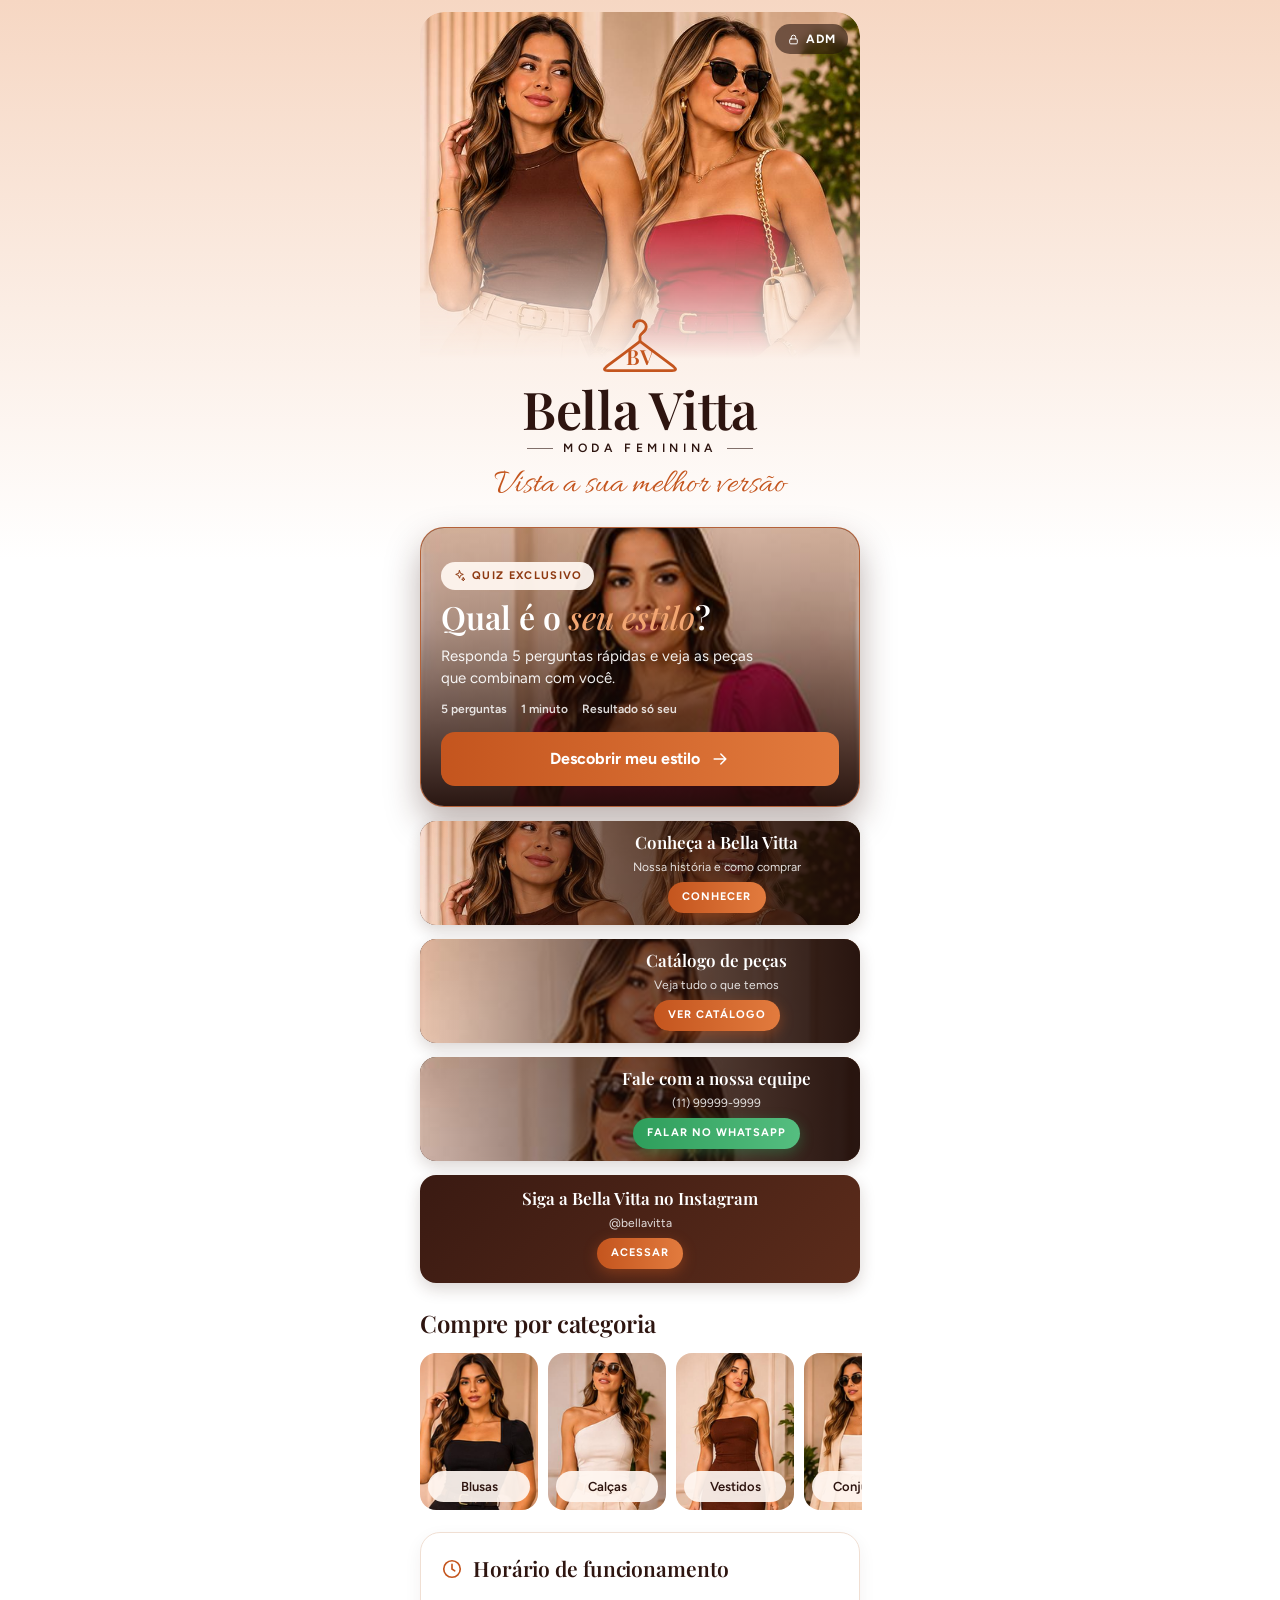
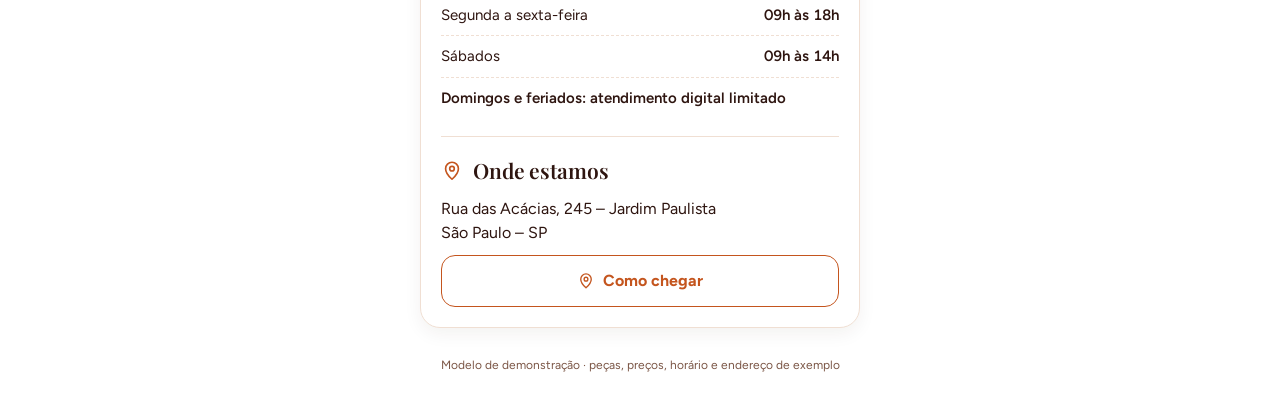
<file: Bella Vitta.html>
<!doctype html><html><head><meta charset=utf8><meta name=viewport content="width=device-width,initial-scale=1,viewport-fit=cover"><style>:root{color-scheme:light;box-sizing:border-box;padding-top:env(safe-area-inset-top,0px);padding-bottom:env(safe-area-inset-bottom,0px)}html{scroll-padding-top:env(safe-area-inset-top,0px)}body{margin:0;padding:0;font:14px -apple-system,BlinkMacSystemFont,sans-serif;background:#fff;color:#000}img{max-width:100%}[hidden]:not([hidden=until-found i]){display:none!important}</style></head><body>
<title>Bella Vitta</title>
<meta name="claude:viewport-fit-sides" content="cover">
<link rel="preconnect" href="https://fonts.googleapis.com">
<link rel="preconnect" href="https://fonts.gstatic.com" crossorigin>
<link rel="stylesheet" href="https://fonts.googleapis.com/css2?family=Playfair+Display:ital,wght@0,500;0,600;1,500&family=Allura&family=Figtree:wght@400;500;600;700&display=swap">
<style>
  /* Layout: bio em coluna única. Capa com foto que se dissolve no fundo, logo sobreposto, cards de banner com foto à esquerda e botão em pílula à direita. Páginas internas: Sobre, Quiz, Catálogo e ADM. */
  :root {
    --bg: #FFFFFF;
    --bg2: #F6D7C3;
    --surface: #FFFFFF;
    --ink: #2E1510;
    --muted: #7B5646;
    --line: #F0DFD3;
    --accent: #C4551E;
    --accent-ink: #FFFFFF;
    --soft: #FCEFE6;
    --deep: #3A1A12;
    --danger: #B42318;
    --font-display: 'Playfair Display', Georgia, 'Times New Roman', serif;
    --font-script: 'Allura', 'Brush Script MT', cursive;
    --font-body: 'Figtree', system-ui, -apple-system, 'Segoe UI', sans-serif;
  }
  @media (prefers-color-scheme: dark) {
    :root:not([data-theme="light"]) {
      --bg: #1C0E09; --bg2: #2A140C; --surface: #2C1710; --ink: #FBE9DE; --muted: #CFA58F;
      --line: #4A2A1E; --accent: #E8814B; --accent-ink: #2A120A; --soft: #3A1E13; --deep: #120804; --danger: #FF8A7A;
      color-scheme: dark;
    }
  }
  :root[data-theme="dark"] {
    --bg: #1C0E09; --bg2: #2A140C; --surface: #2C1710; --ink: #FBE9DE; --muted: #CFA58F;
    --line: #4A2A1E; --accent: #E8814B; --accent-ink: #2A120A; --soft: #3A1E13; --deep: #120804; --danger: #FF8A7A;
    color-scheme: dark;
  }

  * { box-sizing: border-box; }
  body {
    background-color: var(--bg);
    background-image: linear-gradient(180deg, var(--bg2) 0px, var(--bg) 560px);
    background-repeat: no-repeat;
    color: var(--ink);
    font-family: var(--font-body);
    font-size: 16px;
    line-height: 1.5;
    padding-block: 12px 40px;
    padding-left: max(16px, env(safe-area-inset-left, 0px));
    padding-right: max(16px, env(safe-area-inset-right, 0px));
    min-height: 100vh;
  }
  main { max-width: 440px; margin: 0 auto; min-width: 0; }
  h1, h2, h3, p { margin: 0; }
  h1, h2, h3 { font-family: var(--font-display); font-weight: 600; text-wrap: balance; letter-spacing: -0.005em; }
  em { font-style: italic; color: var(--accent); font-weight: 500; }
  a { color: inherit; }
  button { font: inherit; color: inherit; cursor: pointer; }
  :focus-visible { outline: 2px solid var(--accent); outline-offset: 3px; border-radius: 8px; }
  [tabindex="-1"]:focus { outline: none; }

  .view { animation: in .28s ease both; display: flex; flex-direction: column; gap: 22px; }
  @keyframes in { from { opacity: 0; transform: translateY(8px); } to { opacity: 1; transform: none; } }
  @media (prefers-reduced-motion: reduce) { .view { animation: none; } .quiz-go { animation: none; } * { transition: none !important; } }

  .topbar { display: flex; align-items: center; justify-content: space-between; gap: 12px; min-height: 40px; }
  .back { background: none; border: 0; padding: 8px 0; text-decoration: none; font-size: 14px; font-weight: 600; color: var(--muted); }
  .back:hover { color: var(--accent); }
  .adm {
    margin-left: auto; display: inline-flex; align-items: center; gap: 6px; text-decoration: none;
    font-size: 12px; font-weight: 700; letter-spacing: .08em; padding: 6px 12px; border-radius: 99px;
    color: var(--muted); border: 1.5px solid var(--line); background: var(--surface);
  }
  .adm:hover { color: var(--accent); border-color: var(--accent); }
  .adm svg { width: 13px; height: 13px; }
  .adm.over { position: absolute; top: 12px; right: 12px; z-index: 3; color: #fff; border: 0; background: rgba(30, 12, 8, .55); -webkit-backdrop-filter: blur(6px); backdrop-filter: blur(6px); }
  .adm.over:hover { color: #fff; background: rgba(30, 12, 8, .8); }

  /* Capa */
  .hero { position: relative; display: flex; flex-direction: column; gap: 0; }
  .hero-img {
    aspect-ratio: 760 / 600; width: 100%; border-radius: 24px 24px 0 0;
    background-size: cover; background-position: center top; background-color: var(--soft);
    -webkit-mask-image: linear-gradient(#000 52%, transparent 100%); mask-image: linear-gradient(#000 52%, transparent 100%);
  }
  .brand { margin-top: -44px; position: relative; text-align: center; display: flex; flex-direction: column; align-items: center; gap: 4px; padding-inline: 8px; }
  .logo { width: 84px; height: 64px; color: var(--accent); }
  .brand h1 { font-size: 52px; line-height: 1; color: var(--ink); }
  .seg { font-size: 12px; font-weight: 600; letter-spacing: .38em; text-transform: uppercase; color: var(--ink); display: flex; align-items: center; gap: 10px; }
  .seg::before, .seg::after { content: ""; width: 26px; height: 1px; background: var(--ink); opacity: .6; }
  .script { font-family: var(--font-script); font-size: 34px; line-height: 1.1; color: var(--accent); margin-top: 6px; }
  .cards { display: flex; flex-direction: column; gap: 14px; }

  /* Cards de banner */
  .bn {
    position: relative; display: block; min-height: 150px; border-radius: 20px; overflow: hidden; text-decoration: none; color: #fff;
    background: var(--deep); box-shadow: 0 10px 24px rgba(58, 26, 18, .22); transition: transform .15s ease;
  }
  .bn:hover { transform: translateY(-2px); }
  .bn::before { content: ""; position: absolute; inset: 0; background-image: var(--img); background-size: cover; background-position: var(--pos, center 15%); }
  .bn::after { content: ""; position: absolute; inset: 0; background: linear-gradient(90deg, rgba(30, 12, 8, .0) 0%, rgba(30, 12, 8, .55) 42%, rgba(30, 12, 8, .94) 100%); }
  .bn-in { position: relative; z-index: 1; margin-left: auto; width: 62%; min-height: 150px; padding: 16px 18px 16px 0; display: flex; flex-direction: column; align-items: center; justify-content: center; gap: 8px; text-align: center; }
  .bn-t { font-family: var(--font-display); font-size: 21px; line-height: 1.15; font-weight: 600; text-wrap: balance; }
  .bn-s { font-size: 13px; opacity: .85; }
  .pill {
    display: inline-block; font-size: 12px; font-weight: 700; letter-spacing: .1em; text-transform: uppercase;
    padding: 10px 18px; border-radius: 99px; color: #fff; background: linear-gradient(90deg, #C4551E, #E27B3E);
    box-shadow: 0 4px 14px rgba(196, 85, 30, .45);
  }
  .pill.wa { background: linear-gradient(90deg, #2E9E5B, #55BE80); box-shadow: 0 4px 14px rgba(46, 158, 91, .4); }
  .bn.plain { min-height: 0; background: linear-gradient(135deg, var(--deep), #5C2C1B); }
  .bn.plain::before, .bn.plain::after { display: none; }
  .bn.plain .bn-in { width: 100%; min-height: 0; padding: 20px 18px; }
  .bn-in .bn-t, .bn-in .bn-s { overflow-wrap: anywhere; }
  .bn.mini { min-height: 88px; border-radius: 16px; box-shadow: 0 6px 16px rgba(58, 26, 18, .18); }
  .bn.mini .bn-in { min-height: 88px; padding: 12px 14px 12px 0; gap: 6px; }
  .bn.mini .bn-t { font-size: 17px; }
  .bn.mini .bn-s { font-size: 12px; }
  .bn.mini .pill { font-size: 11px; padding: 7px 14px; }
  .bn.plain .bn-in { padding: 14px 16px; }

  /* Destaque do quiz */
  .quiz-card {
    position: relative; display: flex; flex-direction: column; justify-content: flex-end; min-height: 280px; border-radius: 24px; overflow: hidden;
    text-decoration: none; color: #fff; background: var(--deep); border: 1.5px solid rgba(232, 129, 75, .7);
    box-shadow: 0 16px 34px rgba(58, 26, 18, .34); transition: transform .15s ease;
  }
  .quiz-card:hover { transform: translateY(-2px); }
  .quiz-card::before { content: ""; position: absolute; inset: 0; background-image: var(--img); background-size: cover; background-position: center 16%; }
  .quiz-card::after { content: ""; position: absolute; inset: 0; background: linear-gradient(180deg, rgba(30, 12, 8, .08) 0%, rgba(30, 12, 8, .30) 36%, rgba(30, 12, 8, .94) 100%); }
  .quiz-in { position: relative; z-index: 1; padding: 20px; display: flex; flex-direction: column; gap: 10px; }
  .quiz-tag { align-self: flex-start; display: inline-flex; align-items: center; gap: 6px; font-size: 11px; font-weight: 700; letter-spacing: .12em; text-transform: uppercase; padding: 6px 12px; border-radius: 99px; background: rgba(255, 247, 241, .94); color: #8E3A12; }
  .quiz-tag svg { width: 13px; height: 13px; }
  .quiz-t { font-family: var(--font-display); font-size: 32px; line-height: 1.08; font-weight: 600; text-wrap: balance; }
  .quiz-t em { color: #F2A672; }
  .quiz-s { font-size: 15px; max-width: 32ch; opacity: .93; }
  .quiz-meta { display: flex; flex-wrap: wrap; gap: 4px 14px; font-size: 12px; font-weight: 600; opacity: .85; }
  .quiz-go {
    display: flex; align-items: center; justify-content: center; gap: 10px; margin-top: 4px; padding: 15px 18px; border-radius: 14px;
    font-weight: 700; font-size: 16px; color: #fff; background: linear-gradient(90deg, #C4551E, #E27B3E);
    animation: pulso 2.6s ease-in-out infinite;
  }
  .quiz-go svg { width: 20px; height: 20px; }
  @keyframes pulso {
    0%, 100% { box-shadow: 0 6px 20px rgba(196, 85, 30, .45), 0 0 0 0 rgba(226, 123, 62, .55); }
    50% { box-shadow: 0 6px 20px rgba(196, 85, 30, .45), 0 0 0 9px rgba(226, 123, 62, 0); }
  }

  .sec-t { font-size: 24px; }
  .cats { display: flex; gap: 10px; overflow-x: auto; padding: 2px; margin: -2px; scrollbar-width: none; }
  .cats::-webkit-scrollbar { display: none; }
  .cat { flex: none; width: 118px; aspect-ratio: 3 / 4; border-radius: 16px; background-size: cover; background-position: center top; background-image: var(--img); background-color: var(--soft); position: relative; text-decoration: none; }
  .cat span { position: absolute; left: 8px; right: 8px; bottom: 8px; text-align: center; font-size: 13px; font-weight: 600; padding: 6px 4px; border-radius: 99px; background: rgba(255, 247, 241, .92); color: #2E1510; }
  .info { background: var(--surface); border: 1px solid var(--line); border-radius: 20px; padding: 20px; display: flex; flex-direction: column; gap: 18px; box-shadow: 0 6px 18px rgba(58, 26, 18, .06); }
  .info-b { display: flex; flex-direction: column; gap: 10px; }
  .info-h { display: flex; align-items: center; gap: 10px; }
  .info-h svg { width: 22px; height: 22px; color: var(--accent); flex: none; }
  .info-h h3 { font-size: 21px; }
  .info-hr { display: flex; flex-direction: column; margin: 0; padding: 0; list-style: none; }
  .info-hr li { display: flex; flex-wrap: wrap; justify-content: space-between; gap: 2px 12px; padding: 9px 0; border-bottom: 1px dashed var(--line); font-size: 15px; }
  .info-hr li:last-child { border-bottom: 0; }
  .info-hr span:last-child { font-weight: 600; font-variant-numeric: tabular-nums; }
  .info-sep { height: 1px; background: var(--line); }
  .info-end { overflow-wrap: anywhere; }
  .map-btn { display: flex; align-items: center; justify-content: center; gap: 8px; padding: 13px 18px; border-radius: 14px; font-weight: 700; text-decoration: none; border: 1.5px solid var(--accent); color: var(--accent); background: transparent; }
  .map-btn:hover { background: var(--accent); color: var(--accent-ink); }
  .map-btn svg { width: 18px; height: 18px; }
  /* Landing page (Sobre) */
  .lp-hero { position: relative; border-radius: 24px; overflow: hidden; min-height: 440px; display: flex; flex-direction: column; justify-content: flex-end; color: #fff; background: var(--deep); }
  .lp-hero::before { content: ""; position: absolute; inset: 0; background-image: var(--img); background-size: cover; background-position: center 8%; }
  .lp-hero::after { content: ""; position: absolute; inset: 0; background: linear-gradient(180deg, rgba(30, 12, 8, .04) 22%, rgba(30, 12, 8, .55) 58%, rgba(30, 12, 8, .94) 100%); }
  .lp-in { position: relative; z-index: 1; padding: 22px; display: flex; flex-direction: column; gap: 12px; }
  .lp-eyebrow { font-size: 12px; font-weight: 700; letter-spacing: .2em; text-transform: uppercase; opacity: .92; display: flex; align-items: center; gap: 10px; }
  .lp-eyebrow::before { content: ""; width: 24px; height: 1px; background: currentColor; }
  .lp-h { font-family: var(--font-display); font-size: 38px; line-height: 1.05; font-weight: 600; text-wrap: balance; }
  .lp-h em { color: #F2A672; }
  .lp-sub { font-size: 16px; opacity: .93; max-width: 34ch; }
  .lp-btns { display: flex; flex-direction: column; gap: 10px; margin-top: 4px; }
  .btn.light { background: rgba(255, 255, 255, .14); border-color: rgba(255, 255, 255, .75); color: #fff; -webkit-backdrop-filter: blur(4px); backdrop-filter: blur(4px); }
  .lp-k { font-size: 12px; font-weight: 700; letter-spacing: .16em; text-transform: uppercase; color: var(--accent); }
  .lp-t { font-family: var(--font-display); font-size: 28px; line-height: 1.12; font-weight: 600; text-wrap: balance; }
  .lp-head { display: flex; flex-direction: column; gap: 6px; }
  .trust { display: grid; grid-template-columns: repeat(2, minmax(0, 1fr)); gap: 12px; }
  .tr { background: var(--surface); border: 1px solid var(--line); border-radius: 18px; padding: 16px; display: flex; flex-direction: column; gap: 8px; min-width: 0; box-shadow: 0 6px 18px rgba(58, 26, 18, .06); }
  .tr:last-child:nth-child(odd) { grid-column: 1 / -1; }
  .tr-i { width: 42px; height: 42px; border-radius: 13px; background: var(--soft); color: var(--accent); display: grid; place-items: center; }
  .tr-i svg { width: 22px; height: 22px; }
  .tr b { font-family: var(--font-display); font-size: 17px; font-weight: 600; line-height: 1.2; }
  .tr span { font-size: 13px; color: var(--muted); overflow-wrap: anywhere; }
  .lp-quote { background: var(--surface); border: 1px solid var(--line); border-radius: 22px; padding: 22px; display: flex; flex-direction: column; gap: 14px; }
  .lp-quote .q { font-family: var(--font-display); font-size: 22px; line-height: 1.3; font-weight: 500; text-wrap: pretty; overflow-wrap: anywhere; }
  .lp-quote .q::before { content: "\201C"; display: block; font-size: 58px; line-height: .6; color: var(--accent); margin-bottom: 6px; }
  details > summary { list-style: none; cursor: pointer; }
  details > summary::-webkit-details-marker { display: none; }
  .more summary { align-self: flex-start; display: inline-flex; align-items: center; gap: 6px; font-size: 14px; font-weight: 700; color: var(--accent); padding: 8px 0; }
  .more summary::after { content: "+"; font-size: 18px; line-height: 1; }
  .more[open] summary::after { content: "\2212"; }
  .more[open] summary .t-abrir, .more:not([open]) summary .t-fechar { display: none; }
  .more-b { display: flex; flex-direction: column; gap: 10px; color: var(--muted); }
  .stp { list-style: none; margin: 0; padding: 0; display: flex; flex-direction: column; counter-reset: s; }
  .stp li { counter-increment: s; position: relative; display: grid; grid-template-columns: 36px 1fr; gap: 14px; padding-bottom: 20px; align-items: start; }
  .stp li:last-child { padding-bottom: 0; }
  .stp li::before { content: counter(s); width: 36px; height: 36px; border-radius: 50%; background: var(--accent); color: var(--accent-ink); display: grid; place-items: center; font-weight: 700; position: relative; z-index: 1; }
  .stp li:not(:last-child)::after { content: ""; position: absolute; left: 17px; top: 36px; bottom: 0; width: 2px; background: color-mix(in srgb, var(--accent) 30%, var(--surface)); }
  .stp li span { padding-top: 6px; font-size: 16px; font-weight: 600; overflow-wrap: anywhere; }
  .mos { display: grid; grid-template-columns: 1.15fr 1fr 1fr; grid-template-rows: 150px 150px; gap: 8px; }
  .mos a { position: relative; border-radius: 16px; background-size: cover; background-position: center 12%; background-image: var(--img); background-color: var(--soft); text-decoration: none; min-width: 0; }
  .mos a:first-child { grid-row: 1 / 3; }
  .mos a span { position: absolute; left: 6px; right: 6px; bottom: 8px; text-align: center; font-size: 12px; font-weight: 700; padding: 5px 4px; border-radius: 99px; background: rgba(255, 247, 241, .93); color: #2E1510; }
  .acc { display: flex; flex-direction: column; gap: 10px; }
  .acc details { border: 1px solid var(--line); border-radius: 16px; background: var(--surface); }
  .acc summary { display: flex; align-items: center; justify-content: space-between; gap: 12px; padding: 15px 18px; font-weight: 700; }
  .acc summary::after { content: "+"; font-size: 22px; line-height: 1; color: var(--accent); }
  .acc details[open] summary::after { content: "\2212"; }
  .acc-b { padding: 0 18px 18px; display: flex; flex-direction: column; gap: 12px; }
  .acc-b p { color: var(--muted); overflow-wrap: anywhere; }
  .barra {
    position: fixed; left: 0; right: 0; bottom: 0; z-index: 20; border-top: 1px solid var(--line);
    background: color-mix(in srgb, var(--surface) 94%, transparent); -webkit-backdrop-filter: blur(10px); backdrop-filter: blur(10px);
    padding: 10px max(16px, env(safe-area-inset-right, 0px)) calc(10px + env(safe-area-inset-bottom, 0px)) max(16px, env(safe-area-inset-left, 0px));
  }
  .barra-in { max-width: 440px; margin: 0 auto; display: grid; grid-template-columns: 1.35fr 1fr; gap: 10px; }
  .barra .btn { padding: 13px 10px; font-size: 15px; }
  body.has-barra { padding-bottom: 96px; }
  .foot { font-size: 12px; color: var(--muted); text-align: center; padding-top: 6px; }
  .empty { color: var(--muted); text-align: center; padding: 30px 0; }
  .block { display: flex; flex-direction: column; gap: 12px; }

  /* Página Sobre */
  .page-h { font-size: 34px; line-height: 1.05; }
  .sec { background: var(--surface); border: 1px solid var(--line); border-radius: 20px; padding: 20px; display: flex; flex-direction: column; gap: 12px; }
  .sec h3 { font-size: 24px; }
  .sec p { color: var(--ink); overflow-wrap: anywhere; }
  .steps { list-style: none; margin: 0; padding: 0; display: flex; flex-direction: column; gap: 12px; counter-reset: s; }
  .steps li { counter-increment: s; display: grid; grid-template-columns: 30px 1fr; gap: 12px; align-items: start; }
  .steps li::before { content: counter(s); width: 30px; height: 30px; border-radius: 50%; background: var(--accent); color: var(--accent-ink); display: grid; place-items: center; font-weight: 700; font-size: 14px; }
  .steps li span { padding-top: 3px; overflow-wrap: anywhere; }
  .chips { display: flex; flex-wrap: wrap; gap: 8px; }
  .chip { font-size: 13px; font-weight: 600; padding: 7px 13px; border-radius: 99px; background: var(--soft); color: var(--ink); }
  .difs { display: flex; flex-direction: column; gap: 12px; margin: 0; padding: 0; list-style: none; }
  .difs li { display: flex; flex-direction: column; gap: 2px; padding-left: 14px; border-left: 3px solid var(--accent); overflow-wrap: anywhere; }
  .difs b { font-family: var(--font-display); font-size: 18px; font-weight: 600; }
  .difs span { color: var(--muted); font-size: 15px; }
  .hrs { display: flex; flex-direction: column; margin: 0; padding: 0; list-style: none; }
  .hrs li { padding: 10px 0; border-bottom: 1px dashed var(--line); overflow-wrap: anywhere; }
  .hrs li:last-child { border-bottom: 0; }
  .nota { font-size: 14px; color: var(--muted); }
  .essencia { background: linear-gradient(135deg, var(--deep), #5C2C1B); color: #FBE9DE; border-radius: 20px; padding: 26px 22px; text-align: center; display: flex; flex-direction: column; gap: 12px; }
  .essencia h3 { font-size: 24px; color: #FBE9DE; }
  .essencia p { font-size: 16px; overflow-wrap: anywhere; }
  .essencia .script { color: #F2A672; font-size: 30px; margin: 4px 0 0; }

  /* Quiz */
  .progress { display: flex; flex-direction: column; gap: 8px; }
  .progress-label { font-size: 13px; font-weight: 600; color: var(--muted); letter-spacing: .06em; text-transform: uppercase; }
  .bar { height: 6px; background: var(--soft); border-radius: 99px; overflow: hidden; }
  .bar i { display: block; height: 100%; background: var(--accent); border-radius: 99px; transition: width .3s ease; }
  .q-title { font-size: 29px; line-height: 1.15; }
  .opts { display: flex; flex-direction: column; gap: 10px; }
  .opt {
    background: var(--surface); border: 1.5px solid var(--line); border-radius: 14px;
    padding: 15px 16px; text-align: left; width: 100%;
    display: grid; grid-template-columns: 1fr auto; align-items: center; gap: 12px;
    transition: border-color .15s ease, background .15s ease, transform .15s ease;
  }
  .opt:hover { border-color: var(--accent); }
  .opt:active { transform: scale(.99); }
  .opt.on { border-color: var(--accent); background: var(--soft); }
  .opt-t { font-weight: 600; display: block; }
  .opt-s { font-size: 13px; color: var(--muted); display: block; }
  .dots { display: flex; }
  .dots i { width: 20px; height: 20px; border-radius: 50%; border: 2px solid var(--surface); margin-left: -6px; box-shadow: 0 0 0 1px var(--line); }

  /* Resultado */
  .res-kicker { font-size: 13px; font-weight: 600; letter-spacing: .08em; text-transform: uppercase; color: var(--muted); }
  .res-title { font-size: 32px; line-height: 1.12; }
  .res-text { color: var(--muted); }
  .picks { display: flex; flex-direction: column; }
  .pick { display: grid; grid-template-columns: 64px 1fr auto; gap: 14px; align-items: center; padding: 12px 0; border-bottom: 1px solid var(--line); }
  .pick:first-child { border-top: 1px solid var(--line); }
  .pick > div:nth-child(2) { min-width: 0; }
  .thumb { width: 64px; height: 76px; border-radius: 10px; display: grid; place-items: center; background: color-mix(in srgb, var(--c) 9%, var(--surface)); color: var(--ink); overflow: hidden; }
  .thumb svg { width: 70%; height: auto; }
  .thumb img, .art img, .athumb img { width: 100%; height: 100%; object-fit: cover; display: block; }
  .pick-n { font-weight: 600; display: block; overflow-wrap: anywhere; }
  .pick-p { font-size: 13px; color: var(--muted); }
  .match { font-size: 13px; font-weight: 700; color: var(--accent); white-space: nowrap; }
  .btns { display: flex; flex-direction: column; gap: 10px; }
  .btn {
    display: flex; align-items: center; justify-content: center; gap: 8px;
    padding: 15px 18px; border-radius: 14px; font-weight: 700; text-decoration: none; text-align: center;
    border: 1.5px solid var(--accent); background: var(--accent); color: var(--accent-ink);
    transition: transform .15s ease;
  }
  .btn:hover { transform: translateY(-1px); }
  .btn.ghost { background: transparent; color: var(--accent); }
  .btn.plain { background: none; border-color: transparent; color: var(--muted); font-weight: 600; padding: 10px; }
  .btn.small { padding: 10px 16px; font-size: 14px; border-radius: 10px; }
  .btn.danger { background: var(--danger); border-color: var(--danger); color: var(--accent-ink); }
  .btn svg { width: 18px; height: 18px; flex: none; }

  /* Catálogo */
  .cat-h { font-size: 34px; line-height: 1; }
  .filters { display: flex; gap: 8px; overflow-x: auto; padding: 2px; margin: -2px; scrollbar-width: none; }
  .filters::-webkit-scrollbar { display: none; }
  .f { flex: none; padding: 8px 14px; border-radius: 99px; font-size: 14px; font-weight: 600; background: var(--surface); border: 1.5px solid var(--line); color: var(--ink); }
  .f.on { background: var(--accent); border-color: var(--accent); color: var(--accent-ink); }
  .banner { background: var(--soft); border-radius: 14px; padding: 14px 16px; display: flex; flex-wrap: wrap; align-items: center; justify-content: space-between; gap: 10px; font-size: 14px; }
  .banner a { font-weight: 700; color: var(--accent); }
  .grid { display: grid; grid-template-columns: repeat(2, minmax(0, 1fr)); gap: 18px 12px; }
  .card { display: flex; flex-direction: column; gap: 8px; min-width: 0; }
  .art {
    position: relative; aspect-ratio: 4 / 5; border-radius: 14px; display: grid; place-items: center; overflow: hidden;
    background: color-mix(in srgb, var(--c) 9%, var(--surface)); color: var(--ink);
  }
  .art svg { width: 62%; height: auto; }
  .badge { position: absolute; top: 8px; left: 8px; font-size: 11px; font-weight: 700; background: var(--accent); color: var(--accent-ink); padding: 3px 8px; border-radius: 99px; }
  .card-n { font-family: var(--font-body); font-size: 15px; font-weight: 600; line-height: 1.25; overflow-wrap: anywhere; }
  .card-m { font-size: 12px; color: var(--muted); overflow-wrap: anywhere; }
  .card-p { font-weight: 700; font-variant-numeric: tabular-nums; }
  .card-p.consulte { font-weight: 600; color: var(--muted); font-size: 14px; }
  .buy { display: block; text-align: center; text-decoration: none; font-size: 14px; font-weight: 700; padding: 10px 8px; border-radius: 10px; border: 1.5px solid var(--accent); color: var(--accent); }
  .buy:hover { background: var(--accent); color: var(--accent-ink); }

  /* Administração */
  .adm-h { font-size: 30px; line-height: 1.05; }
  .box { background: var(--surface); border: 1px solid var(--line); border-radius: 16px; padding: 18px; display: flex; flex-direction: column; gap: 14px; }
  .field { display: flex; flex-direction: column; gap: 6px; min-width: 0; }
  .field label, .lbl { font-size: 13px; font-weight: 700; letter-spacing: .02em; }
  .field small { font-size: 12px; color: var(--muted); }
  input[type="text"], input[type="password"], input[type="number"], input[type="url"], select, textarea {
    width: 100%; font: inherit; font-size: 16px; color: var(--ink); background: var(--bg);
    border: 1.5px solid var(--line); border-radius: 10px; padding: 11px 12px; min-width: 0;
  }
  textarea { resize: vertical; min-height: 76px; }
  input:focus-visible, select:focus-visible, textarea:focus-visible { outline: 2px solid var(--accent); outline-offset: 1px; }
  .two { display: grid; grid-template-columns: repeat(2, minmax(0, 1fr)); gap: 12px; }
  @media (max-width: 380px) { .two { grid-template-columns: minmax(0, 1fr); } }
  .group { border-top: 1px dashed var(--line); padding-top: 14px; display: flex; flex-direction: column; gap: 12px; }
  .group-t { font-weight: 700; font-size: 14px; }
  .group-s { font-size: 13px; color: var(--muted); margin-top: -6px; }
  .foto-row { display: grid; grid-template-columns: 88px 1fr; gap: 14px; align-items: center; }
  .slot { display: flex; flex-direction: column; gap: 10px; }
  .slot-h { font-weight: 700; font-size: 16px; }
  .slot-meta { display: flex; flex-direction: column; gap: 4px; font-size: 13px; color: var(--muted); }
  .slot-meta b { color: var(--ink); }
  .badge-prop { align-self: flex-start; font-size: 12px; font-weight: 700; padding: 4px 10px; border-radius: 99px; background: var(--soft); color: var(--accent); }
  .slot-prev { width: 100%; max-width: var(--w, 100%); aspect-ratio: var(--ar); border-radius: 12px; overflow: hidden; background: var(--soft); border: 1px solid var(--line); display: grid; place-items: center; color: var(--muted); font-size: 13px; text-align: center; }
  .slot-prev img { width: 100%; height: 100%; object-fit: cover; display: block; }
  .filebtn { position: relative; cursor: pointer; }
  .filebtn:focus-within { outline: 2px solid var(--accent); outline-offset: 3px; }
  .slot-a { display: flex; flex-wrap: wrap; gap: 8px; align-items: center; }
  .sr { position: absolute; width: 1px; height: 1px; overflow: hidden; clip: rect(0 0 0 0); white-space: nowrap; }
  .foto-prev { width: 88px; height: 110px; border-radius: 12px; background: var(--soft); display: grid; place-items: center; overflow: hidden; color: var(--muted); font-size: 12px; text-align: center; padding: 4px; }
  .foto-prev img { width: 100%; height: 100%; object-fit: cover; display: block; }
  input[type="file"] { font-size: 14px; max-width: 100%; }
  input[type="color"] { width: 100%; height: 44px; border: 1.5px solid var(--line); border-radius: 10px; background: var(--bg); padding: 4px; }
  .alist { display: flex; flex-direction: column; }
  .arow { display: grid; grid-template-columns: 56px 1fr; gap: 12px; padding: 12px 0; border-bottom: 1px solid var(--line); align-items: center; }
  .arow:first-child { border-top: 1px solid var(--line); }
  .arow.link { grid-template-columns: 1fr; }
  .athumb { width: 56px; height: 68px; border-radius: 10px; display: grid; place-items: center; overflow: hidden; background: color-mix(in srgb, var(--c, #999) 9%, var(--surface)); }
  .athumb svg { width: 70%; height: auto; }
  .arow-b { min-width: 0; display: flex; flex-direction: column; gap: 8px; }
  .arow-n { font-weight: 600; overflow-wrap: anywhere; }
  .arow-m { font-size: 13px; color: var(--muted); overflow-wrap: anywhere; }
  .arow-a { display: flex; flex-wrap: wrap; gap: 8px; }
  .msg { font-size: 14px; font-weight: 600; }
  .msg.erro { color: var(--danger); }
  .note { font-size: 13px; color: var(--muted); background: var(--soft); border-radius: 12px; padding: 12px 14px; }
  .toast {
    position: fixed; left: 50%; transform: translateX(-50%); z-index: 30; max-width: min(420px, calc(100vw - 32px));
    bottom: calc(20px + env(safe-area-inset-bottom, 0px)); background: var(--ink); color: var(--bg);
    padding: 12px 18px; border-radius: 12px; font-size: 14px; font-weight: 600; text-align: center;
  }
  .toast.erro { background: var(--danger); color: var(--accent-ink); }
  /* Página do produto, fotos e cores */
  a.art { text-decoration: none; }
  .card-n a { text-decoration: none; }
  .gal { display: flex; flex-direction: column; gap: 10px; }
  .gal-track { display: flex; overflow-x: auto; scroll-snap-type: x mandatory; border-radius: 20px; scrollbar-width: none; background: var(--soft); aspect-ratio: 4 / 5; max-width: 100%; }
  .gal-track::-webkit-scrollbar { display: none; }
  .gal-track > img, .gal-art { flex: 0 0 100%; width: 100%; height: 100%; object-fit: cover; scroll-snap-align: center; display: block; }
  .gal-art { display: grid; place-items: center; background: color-mix(in srgb, var(--c) 9%, var(--surface)); color: var(--ink); }
  .gal-art svg { width: 55%; height: auto; }
  .gal-th { display: flex; gap: 8px; overflow-x: auto; scrollbar-width: none; padding: 3px; margin: -3px; }
  .gal-th::-webkit-scrollbar { display: none; }
  .gal-th button { flex: none; width: 56px; height: 70px; padding: 0; border-radius: 10px; overflow: hidden; border: 2px solid transparent; background: var(--soft); opacity: .75; }
  .gal-th button.on { border-color: var(--accent); opacity: 1; }
  .gal-th img { width: 100%; height: 100%; object-fit: cover; display: block; }
  .pd-h { display: flex; flex-direction: column; gap: 6px; }
  .pd-n { font-size: 30px; line-height: 1.1; overflow-wrap: anywhere; }
  .pd-d { color: var(--muted); overflow-wrap: anywhere; }
  .pd-s { display: flex; flex-direction: column; gap: 10px; }
  .pd-l { display: flex; align-items: baseline; justify-content: space-between; gap: 10px; }
  .pd-v { font-size: 14px; color: var(--muted); font-weight: 600; }
  .sw { display: flex; flex-wrap: wrap; gap: 12px; }
  .swb { background: none; border: 0; padding: 0; display: flex; flex-direction: column; align-items: center; gap: 6px; min-width: 56px; }
  .swb i { width: 38px; height: 38px; border-radius: 50%; display: block; border: 2px solid var(--surface); box-shadow: 0 0 0 1.5px var(--line); }
  .swb.on i { box-shadow: 0 0 0 2.5px var(--accent); }
  .swb span { font-size: 12px; font-weight: 600; color: var(--muted); overflow-wrap: anywhere; max-width: 72px; text-align: center; }
  .swb.on span { color: var(--ink); }
  .tams { display: flex; flex-wrap: wrap; gap: 8px; }
  .tam { min-width: 52px; padding: 10px 14px; border-radius: 12px; border: 1.5px solid var(--line); background: var(--surface); font-weight: 700; }
  .tam:hover { border-color: var(--accent); }
  .tam.on { background: var(--accent); border-color: var(--accent); color: var(--accent-ink); }
  /* ADM: várias fotos, cores e tamanhos */
  .mfotos { display: flex; flex-wrap: wrap; gap: 8px; }
  .mf { position: relative; width: 72px; height: 90px; border-radius: 10px; overflow: hidden; background: var(--soft); }
  .mf img { width: 100%; height: 100%; object-fit: cover; display: block; }
  .mf-x { position: absolute; top: 3px; right: 3px; width: 24px; height: 24px; border-radius: 50%; border: 0; padding: 0; line-height: 1; font-size: 16px; font-weight: 700; color: #fff; background: rgba(30, 12, 8, .72); }
  .cor-box { border: 1px solid var(--line); border-radius: 14px; padding: 14px; display: flex; flex-direction: column; gap: 12px; background: var(--bg); }
  .ck-row { display: flex; flex-wrap: wrap; gap: 8px; }
  .ck { position: relative; }
  .ck input { position: absolute; opacity: 0; inset: 0; width: 100%; height: 100%; margin: 0; cursor: pointer; }
  .ck span { display: inline-block; min-width: 52px; text-align: center; padding: 9px 14px; border-radius: 12px; border: 1.5px solid var(--line); background: var(--surface); font-weight: 700; font-size: 14px; }
  .ck input:checked + span { background: var(--accent); border-color: var(--accent); color: var(--accent-ink); }
  .ck input:focus-visible + span { outline: 2px solid var(--accent); outline-offset: 2px; }
</style>

<main id="app" aria-live="polite"></main>
<div id="barra" class="barra" hidden></div>

<script>
/* ===== Fotos da marca (recortadas da prancha enviada) ===== */
const IMG = {
  hero: '[data-uri]',
  t1: '[data-uri]', t2: '[data-uri]', t3: '[data-uri]', t4: '[data-uri]', t5: '[data-uri]'
};

/* ===== Dados padrão (exemplo). Depois do primeiro salvamento na ADM, tudo passa a vir do banco de dados. ===== */
const SENHA_PADRAO_HASH = '108551dada0addb21685bdc60214e7c756ff9273061951de47b12be99d66fee6';
const DEFAULT_SOBRE = {
  chamada: 'Fazer cada mulher se sentir ainda mais bonita, confiante e especial.',
  quem: 'A Bella Vitta nasceu com um propósito: fazer cada mulher se sentir ainda mais bonita, confiante e especial através da moda.\nSomos uma loja de moda feminina que acredita que cada mulher possui sua própria beleza, personalidade e estilo. Por isso, trabalhamos com uma seleção especial de peças que unem elegância, tendências, qualidade e versatilidade.\nNossa missão é proporcionar uma experiência de compra agradável, oferecendo roupas que valorizam diferentes estilos e acompanham você em todos os momentos: desde um encontro especial até os compromissos do dia a dia.\nNa Bella Vitta, acreditamos que vestir-se bem é também uma forma de expressar quem você é.',
  como: 'Nossa loja trabalha com atendimento digital e vendas online, proporcionando praticidade e comodidade para nossas clientes.\nVocê pode navegar pelo nosso catálogo, conhecer nossas coleções, escolher suas peças favoritas e finalizar seu pedido com o auxílio da nossa equipe pelo WhatsApp.',
  passos: 'Escolha suas peças favoritas em nosso catálogo.\nEntre em contato com nossa equipe pelo WhatsApp.\nConfirme tamanhos, cores e disponibilidade.\nEscolha a melhor forma de pagamento.\nReceba seu pedido no conforto da sua casa.',
  categorias: 'Blusas e croppeds\nCalças e jeans\nVestidos\nConjuntos femininos\nSaias e shorts\nLooks casuais\nModa elegante\nNovidades e tendências',
  categoriasTexto: 'Nossa seleção é pensada para mulheres que gostam de se vestir bem sem abrir mão do conforto e da personalidade.',
  difs: 'Moda atual: peças selecionadas de acordo com as principais tendências.\nAtendimento especializado: nossa equipe está pronta para ajudar você a encontrar o look ideal.\nCompra segura: transparência e cuidado em todas as etapas do pedido.\nFacilidade de pagamento: diferentes opções para facilitar sua experiência de compra.\nEntrega prática: recebemos seu pedido e organizamos a entrega conforme a disponibilidade da sua região.',
  horarios: 'Segunda a sexta-feira: 09h às 18h\nSábados: 09h às 14h\nDomingos e feriados: atendimento digital limitado',
  horariosNota: 'Os pedidos realizados fora do horário comercial serão respondidos no próximo período de atendimento.',
  entrega: 'Oferecemos opções de entrega conforme a região atendida, com prazos e valores informados durante a confirmação do pedido.',
  pagamentos: 'PIX\nCartão de crédito\nCartão de débito',
  pagamentoNota: 'As condições de parcelamento são informadas no momento da compra.',
  essencia: 'Mais do que acompanhar tendências, queremos ajudar mulheres a descobrirem novas versões de si mesmas.\nAcreditamos na beleza dos detalhes, na força da autoestima e no poder que um look especial tem de transformar um dia.',
  essenciaAssina: 'Qualidade, estilo e confiança em cada detalhe.'
};
const SOBRE_CAMPOS = [
  { k: 'chamada', r: 'Chamada principal', d: 'Frase curta que aparece na capa da página.', l: 2 },
  { k: 'quem', r: 'Quem somos', d: 'A primeira linha aparece em destaque. As outras ficam em "Ler mais".', l: 8 },
  { k: 'como', r: 'Como trabalhamos', d: 'Texto de abertura da seção.', l: 5 },
  { k: 'passos', r: 'Passos da compra', d: 'Um passo por linha. A numeração é automática.', l: 6 },
  { k: 'categorias', r: 'Categorias', d: 'Uma categoria por linha.', l: 6 },
  { k: 'categoriasTexto', r: 'Frase das categorias', d: '', l: 3 },
  { k: 'difs', r: 'Diferenciais', d: 'Um por linha, no formato Título: explicação.', l: 7 },
  { k: 'horarios', r: 'Horários de atendimento', d: 'Um horário por linha.', l: 4 },
  { k: 'horariosNota', r: 'Aviso sobre os horários', d: '', l: 3 },
  { k: 'entrega', r: 'Entrega', d: '', l: 3 },
  { k: 'pagamentos', r: 'Formas de pagamento', d: 'Uma por linha.', l: 4 },
  { k: 'pagamentoNota', r: 'Aviso sobre o pagamento', d: '', l: 3 },
  { k: 'essencia', r: 'Nossa essência', d: 'Cada linha vira um parágrafo.', l: 5 },
  { k: 'essenciaAssina', r: 'Frase final', d: 'Aparece em letra cursiva no fim da página.', l: 2 }
];
const DEFAULT_CFG = {
  marca: 'Bella Vitta',
  arroba: '@bellavitta',
  segmento: 'Moda feminina',
  frase: 'Vista a sua melhor versão',
  whatsapp: '5511999999999',
  whatsappExibir: '(11) 99999-9999',
  links: [{ id: 'l1', titulo: 'Siga a Bella Vitta no Instagram', sub: '@bellavitta', url: 'https://www.instagram.com/' }],
  endereco: 'Rua das Acácias, 245 – Jardim Paulista\nSão Paulo – SP',
  mapaUrl: '',
  heroFoto: '',
  sobre: DEFAULT_SOBRE,
  cats: [],
  senhaHash: '',
  iniciado: false
};
const DEFAULT_PRODS = [
  { id: 'p1', ordem: 1, nome: 'Blusa Decote Quadrado', tipo: 'blusa',    preco: 129, cor: '#1E1E22', corCat: 'neutro', estilo: 'minimal',   ocasiao: 'trabalho', caimento: 'justo',   corNome: 'Preto',          desc: 'Manga curta e cintura marcada com cinto.', foto: IMG.t1 },
  { id: 'p2', ordem: 2, nome: 'Calça Alfaiataria Bege', tipo: 'calca',   preco: 219, cor: '#D9C2A5', corCat: 'neutro', estilo: 'minimal',   ocasiao: 'trabalho', caimento: 'solto',   corNome: 'Bege',           desc: 'Cintura alta com pregas.', foto: IMG.t2 },
  { id: 'p3', ordem: 3, nome: 'Vestido Tubinho Chocolate', tipo: 'vestido', preco: 259, cor: '#5A2E1B', corCat: 'terra',  estilo: 'ousado',    ocasiao: 'festa',    caimento: 'justo',   corNome: 'Chocolate',      desc: 'Modelagem tomara que caia.', foto: IMG.t3 },
  { id: 'p4', ordem: 4, nome: 'Conjunto Alfaiataria Creme', tipo: 'conjunto', preco: 349, cor: '#EADBC8', corCat: 'neutro', estilo: 'minimal', ocasiao: 'trabalho', caimento: 'solto', corNome: 'Creme',        desc: 'Blazer e calça que combinam.', foto: IMG.t4 },
  { id: 'p5', ordem: 5, nome: 'Blusa Manga Bufante', tipo: 'blusa',     preco: 139, cor: '#D6246E', corCat: 'vivo',   estilo: 'romantico', ocasiao: 'passeio',  caimento: 'justo',   corNome: 'Pink',           desc: 'Decote quadrado e mangas bufantes.', foto: IMG.t5 },
  { id: 'p6', ordem: 6, nome: 'Vestido Floral Rosé',  tipo: 'vestido',  preco: 289, cor: '#E98CAB', corCat: 'rosa',   estilo: 'romantico', ocasiao: 'festa',    caimento: 'cintura', corNome: 'Rosé',           desc: '', foto: '' },
  { id: 'p7', ordem: 7, nome: 'Saia Midi Terracota',  tipo: 'saia',     preco: 179, cor: '#C4551E', corCat: 'terra',  estilo: 'casual',    ocasiao: 'dia',      caimento: 'cintura', corNome: 'Terracota',      desc: '', foto: '' },
  { id: 'p8', ordem: 8, nome: 'Jeans Reta Clássica',  tipo: 'calca',    preco: 259, cor: '#5B7DA8', corCat: 'neutro', estilo: 'casual',    ocasiao: 'dia',      caimento: 'justo',   corNome: 'Azul médio',     desc: '', foto: '' }
];

/* ===== Listas ===== */
const FORMAS = {
  vestido:  'M38 8 L42 8 L50 24 L58 8 L62 8 L66 36 L60 46 L82 112 L18 112 L40 46 L34 36 Z',
  blusa:    'M30 20 L42 12 Q50 22 58 12 L70 20 L84 44 L72 50 L68 40 L68 100 L32 100 L32 40 L28 50 L16 44 Z',
  calca:    'M32 10 L68 10 L72 112 L54 112 L50 50 L46 112 L28 112 Z',
  saia:     'M36 10 L64 10 L68 22 L88 108 L12 108 L32 22 Z',
  conjunto: 'M30 12 L44 10 L50 28 L56 10 L70 12 L86 40 L76 46 L70 36 L70 112 L54 112 L50 62 L46 112 L30 112 L30 36 L24 46 L14 40 Z'
};
const TIPOS = { blusa: 'Blusa', calca: 'Calça', vestido: 'Vestido', conjunto: 'Conjunto', saia: 'Saia' };
const FILTROS = { todos: 'Todos', blusa: 'Blusas', calca: 'Calças', vestido: 'Vestidos', conjunto: 'Conjuntos', saia: 'Saias' };
const ESTILOS = { romantico: 'Romântico', casual: 'Casual', minimal: 'Minimalista', ousado: 'Ousado' };
const CORES = { rosa: 'Rosa e nude', neutro: 'Preto, branco e neutros', terra: 'Tons terrosos e marrom', vivo: 'Cores vibrantes' };
const OCASIOES = { dia: 'Dia a dia', trabalho: 'Trabalho', festa: 'Festas', passeio: 'Passeios' };
const CAIMENTOS = { solto: 'Solto e fluido', justo: 'Ajustado', cintura: 'Cintura marcada' };

/* ===== Quiz ===== */
const PERGUNTAS = [
  { chave: 'estilo', titulo: 'Qual estilo de roupa mais combina com você?', opcoes: [
    { v: 'romantico', t: 'Romântico e delicado', s: 'Laços, florais e tecidos leves' },
    { v: 'casual',    t: 'Casual e confortável', s: 'Fácil de vestir, bom para todo dia' },
    { v: 'minimal',   t: 'Clean e minimalista',  s: 'Poucas cores, corte limpo' },
    { v: 'ousado',    t: 'Marcante e ousado',    s: 'Peças que chamam atenção' } ] },
  { chave: 'cor', titulo: 'Quais cores você mais gosta de usar?', opcoes: [
    { v: 'rosa',   t: 'Rosa e nude',          s: 'Tons suaves', dots: ['#F4B6C8', '#E98CAB', '#D9B8A3'] },
    { v: 'neutro', t: 'Preto, branco e bege',  s: 'Neutras e fáceis de combinar', dots: ['#2B2B30', '#EFE9E4', '#D9C2A5'] },
    { v: 'terra',  t: 'Marrom e terracota',    s: 'Tons terrosos e quentes', dots: ['#5A2E1B', '#C4551E', '#C9A27A'] },
    { v: 'vivo',   t: 'Cores vibrantes',       s: 'Vermelho, pink, cor forte', dots: ['#B3122B', '#D6246E', '#F2994A'] } ] },
  { chave: 'ocasiao', titulo: 'Para qual ocasião você mais procura roupa?', opcoes: [
    { v: 'trabalho', t: 'Trabalho',            s: 'Reuniões e rotina de escritório' },
    { v: 'dia',      t: 'Dia a dia',           s: 'Faculdade, mercado, café com amigas' },
    { v: 'festa',    t: 'Festas e eventos',    s: 'Jantares, casamentos, noite' },
    { v: 'passeio',  t: 'Viagens e passeios',  s: 'Praia, fim de semana, turismo' } ] },
  { chave: 'caimento', titulo: 'Como você gosta que a roupa caia no corpo?', opcoes: [
    { v: 'solto',   t: 'Soltinha e fluida',      s: 'Espaço para se mexer' },
    { v: 'justo',   t: 'Ajustada ao corpo',      s: 'Modelagem mais justa' },
    { v: 'cintura', t: 'Marcando a cintura',     s: 'Cintura definida, saia rodada' } ] },
  { chave: 'orc', titulo: 'Quanto você costuma investir em uma peça?', opcoes: [
    { v: 150,  t: 'Até R$ 150',        s: 'Peças acessíveis' },
    { v: 300,  t: 'De R$ 150 a R$ 300', s: 'Faixa intermediária' },
    { v: 9999, t: 'Acima de R$ 300',    s: 'Peças especiais' } ] }
];
const PERSONA = { romantico: 'charmosa e romântica', casual: 'descomplicada e elegante', minimal: 'elegante e atemporal', ousado: 'marcante e confiante' };
const COR_FRASE = { rosa: 'tons de rosa e nude', neutro: 'preto, branco e bege', terra: 'marrom e terracota', vivo: 'cores vibrantes' };
const ROTULOS = {
  estilo:   { romantico: 'Estilo romântico', casual: 'Estilo casual', minimal: 'Estilo minimalista', ousado: 'Estilo ousado' },
  ocasiao:  { trabalho: 'Para trabalhar', dia: 'Para o dia a dia', festa: 'Para festas', passeio: 'Para passear' },
  caimento: { solto: 'Caimento solto', justo: 'Caimento ajustado', cintura: 'Cintura marcada' }
};

/* ===== Estado ===== */
let cfg = JSON.parse(JSON.stringify(DEFAULT_CFG));
let produtos = DEFAULT_PRODS.slice();
let prodsDb = [];
let carregando = true;
let semeado = false;
let fotosMap = {};
const store = { db: null };
const state = { q: 0, resp: {}, result: null, filtro: null, fixar: false, prod: null, cor: -2, tam: '', num: '' };
const admin = { logado: false, aba: 'produtos', edit: null, confirmar: null, foto: '', fotos: [], cores: [], tams: [], nums: [], linkFoto: undefined };
const app = document.getElementById('app');
try { admin.logado = sessionStorage.getItem('bella-adm') === '1'; } catch (e) {}

/* ===== Utilidades ===== */
const esc = s => String(s == null ? '' : s).replace(/[&<>"']/g, c => ({ '&': '&amp;', '<': '&lt;', '>': '&gt;', '"': '&quot;', "'": '&#39;' }[c]));
const brl = n => n.toLocaleString('pt-BR', { style: 'currency', currency: 'BRL', maximumFractionDigits: 2 }).replace(',00', '');
const temPreco = p => typeof p.preco === 'number' && isFinite(p.preco) && p.preco >= 0;
const precoTxt = p => temPreco(p) ? brl(p.preco) : 'Consulte';
const wa = t => `https://wa.me/${esc(cfg.whatsapp)}?text=${encodeURIComponent(t)}`;
const urlOk = u => /^https?:\/\//i.test(u);
const corOk = c => /^#[0-9a-fA-F]{6}$/.test(c) ? c : '#D9B8A3';
const fotoOk = f => typeof f === 'string' && f.startsWith('data:image/') ? f : '';
const CAT_IMG = { blusa: 't1', calca: 't2', vestido: 't3', conjunto: 't4', todos: 't5' };
const DEF_SLOT = { hero: 'hero', sobre: 'hero', quiz: 't5', bn1: 'hero', bn2: 't3', bn3: 't2' };
const fotoSlot = k => fotoOk(fotosMap[k]) || (k === 'hero' && fotoOk(cfg.heroFoto)) || (k.startsWith('cat_') ? IMG[CAT_IMG[k.slice(4)]] : IMG[DEF_SLOT[k]]) || '';
const fotoLink = id => fotoOk(fotosMap['link-' + id]);
const TAMS = ['PP', 'P', 'M', 'G', 'GG', 'Plus'];
const NUMS = Array.from({ length: 13 }, (_, i) => String(33 + i));
const medidasTxt = p => {
  const n = NUMS.filter(x => (p.numeros || []).includes(x)), t = TAMS.filter(x => (p.tamanhos || []).includes(x));
  const partes = [];
  if (t.length) partes.push('Tam. ' + t.join(' · '));
  if (n.length) partes.push('Nº ' + n.join(' · '));
  return partes.length ? `<p class="card-m">${partes.join('  |  ')}</p>` : '';
};
const MAX_FOTOS = 8;
const tiposAll = () => { const t = { ...TIPOS }; (cfg.cats || []).forEach(c => { if (c && c.k) t[c.k] = c.nome; }); return t; };
const filtrosAll = () => { const f = { ...FILTROS }; (cfg.cats || []).forEach(c => { if (c && c.k) f[c.k] = c.nome; }); return f; };
const fotosGerais = p => (Array.isArray(p.fotos) && p.fotos.length ? p.fotos : (p.foto ? [p.foto] : [])).filter(fotoOk);
const coresProd = p => (Array.isArray(p.cores) ? p.cores : []).filter(c => c && c.nome);
const fotosCor = (p, i) => { const c = coresProd(p)[i]; return c ? (c.fotos || []).filter(fotoOk) : []; };
const capaProd = p => fotosGerais(p)[0] || coresProd(p).map(c => (c.fotos || []).filter(fotoOk)[0]).find(Boolean) || '';
const capaTipo = k => { const p = produtos.find(x => x.tipo === k && capaProd(x)); return p ? capaProd(p) : ''; };
const prodAtual = () => produtos.find(x => x.id === state.prod);
const PROP_PROD = { ar: '4 / 5', prop: '4:5 (vertical)', px: '800 × 1000 px' };
const PROP_LINK = { ar: '3 / 1', prop: '3:1 (faixa horizontal)', px: '1200 × 400 px' };
const CARD_TXT = 'Card pequeno da página inicial. O texto fica no lado direito, então deixe o assunto da foto no lado esquerdo.';
const catSlot = (k, n, onde) => ({ g: 'Categorias', k: 'cat_' + k, t: 'Categoria: ' + n, onde: 'Bolinha "' + n + '" em "Compre por categoria" na página inicial' + onde + '.', ar: '3 / 4', prop: '3:4 (vertical)', px: '600 × 800 px', w: '130px', max: 800, lim: 80000 });
const SLOTS = [  /* g = grupo na aba Fotos */
  { g: 'Página inicial', k: 'hero', t: 'Capa da página inicial', onde: 'Foto grande no topo da página inicial. A parte de baixo some suavemente atrás do nome da loja.', ar: '5 / 4', prop: '5:4 (horizontal, quase quadrada)', px: '1000 × 800 px', w: '260px', max: 1000, lim: 170000 },
  { g: 'Página inicial', k: 'quiz', t: 'Card do quiz', onde: 'Card grande "Qual é o seu estilo?" na página inicial. O texto fica na parte de baixo, então o assunto da foto deve ficar em cima.', ar: '4 / 3', prop: '4:3 (horizontal)', px: '1200 × 900 px', w: '260px', max: 1000, lim: 150000 },
  { g: 'Página inicial', k: 'bn1', t: 'Card "Conheça a loja"', onde: CARD_TXT, ar: '3 / 1', prop: '3:1 (faixa horizontal)', px: '1200 × 400 px', w: '100%', max: 900, lim: 80000 },
  { g: 'Página inicial', k: 'bn2', t: 'Card "Catálogo de peças"', onde: CARD_TXT, ar: '3 / 1', prop: '3:1 (faixa horizontal)', px: '1200 × 400 px', w: '100%', max: 900, lim: 80000 },
  { g: 'Página inicial', k: 'bn3', t: 'Card "WhatsApp"', onde: CARD_TXT, ar: '3 / 1', prop: '3:1 (faixa horizontal)', px: '1200 × 400 px', w: '100%', max: 900, lim: 80000 },
  { g: 'Página Sobre', k: 'sobre', t: 'Capa da página Sobre', onde: 'Topo da página "Conheça a loja". O título e os botões ficam na parte de baixo da foto.', ar: '4 / 5', prop: '4:5 (vertical)', px: '800 × 1000 px', w: '190px', max: 900, lim: 150000 },
  catSlot('blusa', 'Blusas', ' e também na página Sobre'),
  catSlot('calca', 'Calças', ' e também na página Sobre'),
  catSlot('vestido', 'Vestidos', ' e também na página Sobre'),
  catSlot('conjunto', 'Conjuntos', ' e também na página Sobre'),
  catSlot('todos', 'Ver tudo', ' e também na página Sobre')
];
const S = () => ({ ...DEFAULT_SOBRE, ...(cfg.sobre || {}) });
const linhas = s => String(s || '').split('\n').map(x => x.trim()).filter(Boolean);
const paras = s => linhas(s).map(l => `<p>${esc(l)}</p>`).join('');
const svg = d => `<svg viewBox="0 0 24 24" fill="none" stroke="currentColor" stroke-width="1.8" stroke-linecap="round" stroke-linejoin="round" aria-hidden="true">${d}</svg>`;
const ICO = {
  setaCta: svg('<path d="M5 12h14M13 6l6 6-6 6"/>'),
  zap: svg('<path d="M20 11.5a8 8 0 0 1-11.9 7L4 20l1.5-4A8 8 0 1 1 20 11.5z"/>'),
  cadeado: svg('<rect x="5" y="11" width="14" height="9" rx="2"/><path d="M8 11V8a4 4 0 0 1 8 0v3"/>')
};
const LOGO = `<svg class="logo" viewBox="0 0 120 92" role="img" aria-label="Logo Bella Vitta"><path d="M60 38 V31 C60 26 69 25 69 17 A9 9 0 1 0 51 17" fill="none" stroke="currentColor" stroke-width="4" stroke-linecap="round"/><path d="M60 38 L12 74 Q5 80 14 80 H106 Q115 80 108 74 Z" fill="none" stroke="currentColor" stroke-width="4" stroke-linejoin="round"/><text x="60" y="72" text-anchor="middle" font-family="Playfair Display, Georgia, serif" font-size="30" font-weight="600" fill="currentColor">BV</text></svg>`;

function arte(p) {
  const f = capaProd(p);
  if (f) return `<img src="${f}" alt="${esc(p.nome)}" loading="lazy">`;
  return `<svg viewBox="0 0 100 120" role="img" aria-label="${esc(p.nome)}"><path d="${FORMAS[p.tipo] || FORMAS.vestido}" fill="${corOk(p.cor)}" stroke="currentColor" stroke-opacity=".35" stroke-width="1.2" stroke-linejoin="round"/></svg>`;
}
function aviso(texto, erro) {
  const t = document.createElement('div');
  t.className = 'toast' + (erro ? ' erro' : '');
  t.setAttribute('role', 'status');
  t.textContent = texto;
  document.body.appendChild(t);
  setTimeout(() => t.remove(), 3800);
}
async function sha(txt) {
  const b = new TextEncoder().encode('luma-adm:' + txt);
  const h = await crypto.subtle.digest('SHA-256', b);
  return Array.from(new Uint8Array(h)).map(x => x.toString(16).padStart(2, '0')).join('');
}
function soDigitos(s) { return String(s || '').replace(/\D/g, ''); }
function fmtTel(d) {
  d = soDigitos(d);
  if (d.startsWith('55') && d.length >= 12) {
    const n = d.slice(2), ddd = n.slice(0, 2), r = n.slice(2);
    return r.length >= 9 ? `(${ddd}) ${r.slice(0, 5)}-${r.slice(5)}` : `(${ddd}) ${r.slice(0, 4)}-${r.slice(4)}`;
  }
  return d;
}
function reduzirFoto(file, max, limite, ar) {
  return new Promise((ok, falha) => {
    const img = new Image();
    const url = URL.createObjectURL(file);
    img.onload = () => {
      let sx = 0, sy = 0, sw = img.width, sh = img.height;
      if (ar) { /* corta no centro para a proporção do espaço (largura / altura) */
        if (sw / sh > ar) { sw = Math.round(sh * ar); sx = Math.round((img.width - sw) / 2); }
        else { sh = Math.round(sw / ar); sy = Math.round((img.height - sh) / 2); }
      }
      const k = Math.min(1, max / Math.max(sw, sh));
      const c = document.createElement('canvas');
      c.width = Math.max(1, Math.round(sw * k));
      c.height = Math.max(1, Math.round(sh * k));
      c.getContext('2d').drawImage(img, sx, sy, sw, sh, 0, 0, c.width, c.height);
      URL.revokeObjectURL(url);
      let q = 0.8, d = c.toDataURL('image/jpeg', q);
      while (d.length > limite && q > 0.4) { q -= 0.1; d = c.toDataURL('image/jpeg', q); }
      ok(d);
    };
    img.onerror = () => { URL.revokeObjectURL(url); falha(new Error('imagem')); };
    img.src = url;
  });
}
const razao = s => { const [a, b] = String(s).split('/').map(Number); return a / b; };

/* ===== Armazenamento: banco compartilhado quando existe; senão, só neste navegador ===== */
const LS = 'bella-bio-demo-v1';
function carregarLocal() {
  try {
    const raw = localStorage.getItem(LS);
    if (!raw) return;
    const d = JSON.parse(raw);
    if (d && d.cfg) { cfg = { ...DEFAULT_CFG, ...d.cfg }; semeado = !!cfg.iniciado; }
    if (d && Array.isArray(d.produtos)) produtos = d.produtos;
    if (d && d.fotos && typeof d.fotos === 'object') fotosMap = d.fotos;
  } catch (e) {}
}
function salvarLocal() {
  try { localStorage.setItem(LS, JSON.stringify({ cfg, produtos, fotos: fotosMap })); return true; }
  catch (e) { return false; }
}
function recalcular() {
  produtos = (cfg.iniciado ? prodsDb : DEFAULT_PRODS).slice().sort((a, b) => (a.ordem || 0) - (b.ordem || 0));
  if (state.result) state.result = calcular(state.resp);
  refrescar();
}
async function iniciarArmazenamento() {
  let db = null;
  try { db = window.claude && window.claude.use ? await window.claude.use('db') : null; } catch (e) { db = null; }
  if (!db) { carregarLocal(); carregando = false; rotear(); return; }
  store.db = db;
  const limite = setTimeout(() => { if (carregando) { carregando = false; refrescar(); } }, 8000);
  const erro = () => { clearTimeout(limite); if (carregando) { carregando = false; refrescar(); } };
  db.doc('config/site').onSnapshot(s => {
    clearTimeout(limite);
    cfg = s.exists ? { ...DEFAULT_CFG, ...s.data() } : JSON.parse(JSON.stringify(DEFAULT_CFG));
    semeado = !!cfg.iniciado;
    carregando = false;
    recalcular();
  }, erro);
  db.collection('fotos').onSnapshot(s => {
    const m = {};
    s.docs.forEach(d => { const v = d.data() || {}; if (v.data) m[d.id] = v.data; });
    fotosMap = m;
    refrescar();
  }, erro);
  db.collection('produtos').onSnapshot(s => {
    prodsDb = s.docs.map(d => ({ ...d.data(), id: d.id }));
    recalcular();
  }, erro);
}
async function semear() {
  if (!store.db || semeado) return;
  for (const p of DEFAULT_PRODS) await store.db.doc('produtos/' + p.id).set(p);
  await store.db.doc('config/site').set({ ...cfg, iniciado: true });
  semeado = true;
}
async function gravarFotoDoc(k, data) {
  if (store.db) {
    if (data) await store.db.doc('fotos/' + k).set({ data }); else await store.db.doc('fotos/' + k).delete();
    const m = { ...fotosMap }; if (data) m[k] = data; else delete m[k]; fotosMap = m;
    return;
  }
  const antes = fotosMap, m = { ...fotosMap };
  if (data) m[k] = data; else delete m[k];
  fotosMap = m;
  if (!salvarLocal()) { fotosMap = antes; throw new Error('local'); }
}
async function gravarProduto(p) {
  if (store.db) { await semear(); await store.db.doc('produtos/' + p.id).set(p); return; }
  const i = produtos.findIndex(x => x.id === p.id);
  const novo = produtos.slice();
  if (i >= 0) novo[i] = p; else novo.push(p);
  const antes = produtos; produtos = novo;
  if (!salvarLocal()) { produtos = antes; throw new Error('local'); }
}
async function excluirProduto(id) {
  if (store.db) { await semear(); await store.db.doc('produtos/' + id).delete(); return; }
  const antes = produtos;
  produtos = produtos.filter(x => x.id !== id);
  if (!salvarLocal()) { produtos = antes; throw new Error('local'); }
}
async function gravarCfg(novo) {
  if (store.db) { await semear(); await store.db.doc('config/site').set({ ...novo, iniciado: true }); return; }
  const antes = cfg; cfg = { ...novo };
  if (!salvarLocal()) { cfg = antes; throw new Error('local'); }
}
function msgErroGravar() {
  if (store.db) return 'Não foi possível salvar. Neste ambiente de teste só quem tem permissão de edição consegue salvar.';
  return 'Não foi possível salvar neste navegador. Tente uma foto menor.';
}

/* ===== Quiz ===== */
function pontos(p, a) {
  let s = 0;
  if (p.estilo === a.estilo) s += 4;
  if (p.corCat === a.cor) s += 3;
  if (p.ocasiao === a.ocasiao) s += 2;
  if (p.caimento === a.caimento) s += 1.5;
  if (!temPreco(p)) s += 1.5;
  else if (p.preco <= a.orc) s += 1.5;
  else if (p.preco <= a.orc * 1.2) s += 0.5;
  return s;
}
const MAX_PONTOS = 12;
function calcular(a) {
  const ranking = produtos
    .map(p => ({ p, pct: Math.round(pontos(p, a) / MAX_PONTOS * 100) }))
    .sort((x, y) => y.pct - x.pct || (x.p.preco || 0) - (y.p.preco || 0));
  return { a, ranking, persona: PERSONA[a.estilo], corFrase: COR_FRASE[a.cor] };
}

function setView(html, keep) {
  app.innerHTML = `<div class="view"${keep ? ' style="animation:none"' : ''}>${html}</div>`;
  if (keep) return;
  window.scrollTo(0, 0);
  const h = app.querySelector('[data-foco]');
  if (h) { h.setAttribute('tabindex', '-1'); h.focus({ preventScroll: true }); }
}
const botaoAdm = (extra) => `<a class="adm${extra ? ' ' + extra : ''}" href="#adm" aria-label="Administração">${ICO.cadeado} ADM</a>`;
const topo = esq => `<div class="topbar">${esq || ''}${botaoAdm()}</div>`;

/* ===== Telas do cliente ===== */
function telaCarregando() { setView('<p class="empty">Carregando…</p>', true); }

function banner({ href, ext, t, s, b, img, pos, wa: ehWa, extra }) {
  const alvo = ext ? ' target="_blank" rel="noopener"' : '';
  const estilo = img ? ` style="--img:url('${img}');--pos:${pos || 'center 15%'}"` : '';
  return `<a class="bn mini${img ? '' : ' plain'}" href="${href}"${alvo}${extra || ''}${estilo}>
    <span class="bn-in"><span class="bn-t">${esc(t)}</span>${s ? `<span class="bn-s">${esc(s)}</span>` : ''}<span class="pill${ehWa ? ' wa' : ''}">${esc(b)}</span></span>
  </a>`;
}

const ICO_RELOGIO = svg('<circle cx="12" cy="12" r="9"/><path d="M12 7v5l3 2"/>');
const ICO_PIN = svg('<path d="M12 21s7-6.2 7-11.5A7 7 0 0 0 5 9.5C5 14.8 12 21 12 21z"/><circle cx="12" cy="9.5" r="2.5"/>');
const mapaLink = () => urlOk(cfg.mapaUrl) ? cfg.mapaUrl : 'https://www.google.com/maps/search/?api=1&query=' + encodeURIComponent(cfg.endereco || cfg.marca);
function horariosLista(s) {
  return linhas(s).map(l => { const i = l.lastIndexOf(':'); return i > 0 && /\d/.test(l.slice(i + 1)) ? [l.slice(0, i).trim(), l.slice(i + 1).trim()] : [l, '']; });
}
function blocoInfo() {
  const hs = horariosLista(S().horarios);
  return `<section class="info" aria-label="Horário e endereço">
    <div class="info-b">
      <div class="info-h">${ICO_RELOGIO}<h3>Horário de funcionamento</h3></div>
      <ul class="info-hr">${hs.map(([d, h]) => `<li><span>${esc(d)}</span>${h ? `<span>${esc(h)}</span>` : ''}</li>`).join('')}</ul>
    </div>
    <div class="info-sep"></div>
    <div class="info-b">
      <div class="info-h">${ICO_PIN}<h3>Onde estamos</h3></div>
      <p class="info-end">${esc(cfg.endereco).replace(/\n/g, '<br>')}</p>
      <a class="map-btn" href="${esc(mapaLink())}" target="_blank" rel="noopener">${ICO_PIN} Como chegar</a>
    </div>
  </section>`;
}
const ICO_BRILHO = svg('<path d="M12 3l1.9 5.1L19 10l-5.1 1.9L12 17l-1.9-5.1L5 10l5.1-1.9z"/><path d="M19 16l.8 2.2L22 19l-2.2.8L19 22l-.8-2.2L16 19l2.2-.8z"/>');
function cardQuiz() {
  return `<a class="quiz-card" href="#quiz" style="--img:url('${fotoSlot('quiz')}')" aria-label="Fazer o quiz de estilo">
    <span class="quiz-in">
      <span class="quiz-tag">${ICO_BRILHO} Quiz exclusivo</span>
      <span class="quiz-t">Qual é o <em>seu estilo</em>?</span>
      <span class="quiz-s">Responda 5 perguntas rápidas e veja as peças que combinam com você.</span>
      <span class="quiz-meta"><span>5 perguntas</span><span>1 minuto</span><span>Resultado só seu</span></span>
      <span class="quiz-go">Descobrir meu estilo ${ICO.setaCta}</span>
    </span>
  </a>`;
}

function telaInicio(keep) {
  const capa = fotoSlot('hero');
  const cats = [['blusa', 'Blusas'], ['calca', 'Calças'], ['vestido', 'Vestidos'], ['conjunto', 'Conjuntos']].concat((cfg.cats || []).map(c => [c.k, c.nome]), [['todos', 'Ver tudo']]);
  setView(`
    <header class="hero">
      ${botaoAdm('over')}
      <div class="hero-img" style="background-image:url('${capa}')" role="img" aria-label="Looks da ${esc(cfg.marca)}"></div>
      <div class="brand">
        ${LOGO}
        <h1 data-foco>${esc(cfg.marca)}</h1>
        <p class="seg">${esc(cfg.segmento)}</p>
        <p class="script">${esc(cfg.frase)}</p>
      </div>
    </header>
    <nav class="cards" aria-label="Links">
      ${cardQuiz()}
      ${banner({ href: '#sobre', t: 'Conheça a ' + cfg.marca, s: 'Nossa história e como comprar', b: 'Conhecer', img: fotoSlot('bn1'), pos: '12% 20%' })}
      ${banner({ href: '#catalogo', t: 'Catálogo de peças', s: 'Veja tudo o que temos', b: 'Ver catálogo', img: fotoSlot('bn2'), pos: 'center 4%' })}
      ${banner({ href: wa('Oi! Vim pelo Instagram da ' + cfg.marca + ' e queria conversar.'), ext: true, t: 'Fale com a nossa equipe', s: cfg.whatsappExibir, b: 'Falar no WhatsApp', img: fotoSlot('bn3'), pos: 'center 2%', wa: true })}
      ${(cfg.links || []).filter(l => urlOk(l.url)).map(l => banner({ href: esc(l.url), ext: true, t: l.titulo, s: l.sub, b: 'Acessar', img: fotoLink(l.id) || '', pos: 'center' })).join('')}
    </nav>
    <section class="block" aria-labelledby="cat-t">
      <h3 class="sec-t" id="cat-t">Compre por categoria</h3>
      <div class="cats">
        ${cats.map(([k, t]) => `<a class="cat" href="#catalogo" data-catlink="${k}" style="--img:url('${fotoSlot('cat_' + k) || capaTipo(k)}')"><span>${t}</span></a>`).join('')}
      </div>
    </section>
    ${blocoInfo()}
    <p class="foot">Modelo de demonstração · peças, preços, horário e endereço de exemplo</p>
  `, keep);
}

const ICO_TR = {
  brilho: ICO_BRILHO,
  headset: svg('<path d="M4 14v-2a8 8 0 0 1 16 0v2"/><rect x="3" y="14" width="4" height="6" rx="1.5"/><rect x="17" y="14" width="4" height="6" rx="1.5"/><path d="M19 20c0 1-2 2-5 2"/>'),
  escudo: svg('<path d="M12 3l7 3v5c0 5-3 8-7 10-4-2-7-5-7-10V6z"/><path d="M9 12l2 2 4-4"/>'),
  cartao: svg('<rect x="3" y="6" width="18" height="12" rx="2"/><path d="M3 10h18M7 15h4"/>'),
  caminhao: svg('<path d="M3 7h11v9H3zM14 10h4l3 3v3h-7z"/><circle cx="7.5" cy="17.5" r="1.8"/><circle cx="17.5" cy="17.5" r="1.8"/>'),
  coracao: svg('<path d="M12 20s-7-4.4-7-10a4 4 0 0 1 7-2.5A4 4 0 0 1 19 10c0 5.6-7 10-7 10z"/>')
};
function iconeDif(t) {
  t = t.toLowerCase();
  if (t.includes('atend')) return ICO_TR.headset;
  if (t.includes('segur')) return ICO_TR.escudo;
  if (t.includes('pagament')) return ICO_TR.cartao;
  if (t.includes('entrega')) return ICO_TR.caminhao;
  return ICO_TR.brilho;
}

function telaSobre(keep) {
  const s = S();
  const capa = fotoSlot('sobre');
  const nome = esc(cfg.marca);
  const difs = linhas(s.difs).map(l => { const i = l.indexOf(':'); return i > 0 ? [l.slice(0, i).trim(), l.slice(i + 1).trim()] : [l, '']; });
  const quem = linhas(s.quem);
  const msg = 'Oi! Vim pela página da ' + cfg.marca + ' e queria conversar com a equipe.';
  const mos = [['vestido', 'Vestidos'], ['blusa', 'Blusas'], ['calca', 'Calças'], ['conjunto', 'Conjuntos'], ['todos', 'Ver tudo']];
  setView(`
    ${topo('<a class="back" href="#inicio">← Início</a>')}
    <header class="lp-hero" style="--img:url('${capa}')">
      <div class="lp-in">
        <span class="lp-eyebrow">${esc(cfg.segmento)}</span>
        <h2 class="lp-h" data-foco>Vista a sua <em>melhor versão</em></h2>
        <p class="lp-sub">${esc(s.chamada)}</p>
        <div class="lp-btns">
          <a class="btn" href="#quiz">Descobrir meu estilo ${ICO.setaCta}</a>
          <a class="btn light" href="#catalogo">Ver o catálogo</a>
        </div>
      </div>
    </header>

    <section class="block" aria-label="Diferenciais">
      <div class="trust">
        ${difs.map(([t, d]) => `<div class="tr"><span class="tr-i">${iconeDif(t)}</span><b>${esc(t)}</b>${d ? `<span>${esc(d)}</span>` : ''}</div>`).join('')}
      </div>
    </section>

    <section class="block" aria-labelledby="lp-quem">
      <div class="lp-head"><span class="lp-k">Quem somos</span><h3 class="lp-t" id="lp-quem">Moda que valoriza o seu jeito de ser</h3></div>
      <div class="lp-quote">
        <p class="q">${esc(quem[0] || '')}</p>
        ${quem.length > 1 ? `<details class="more"><summary><span class="t-abrir">Ler mais</span><span class="t-fechar">Ler menos</span></summary><div class="more-b">${quem.slice(1).map(p => `<p>${esc(p)}</p>`).join('')}</div></details>` : ''}
      </div>
    </section>

    ${cardQuiz()}

    <section class="block" aria-labelledby="lp-cat">
      <div class="lp-head"><span class="lp-k">Nossas categorias</span><h3 class="lp-t" id="lp-cat">Escolha pelo tipo de peça</h3></div>
      <div class="mos">
        ${mos.map(([k, t]) => `<a href="#catalogo" data-catlink="${k}" style="--img:url('${fotoSlot('cat_' + k)}')"><span>${t}</span></a>`).join('')}
      </div>
      <div class="chips">${linhas(s.categorias).map(x => `<span class="chip">${esc(x)}</span>`).join('')}</div>
    </section>

    <section class="block" aria-labelledby="lp-como">
      <div class="lp-head"><span class="lp-k">Como comprar</span><h3 class="lp-t" id="lp-como">Do catálogo à sua casa em ${linhas(s.passos).length} passos</h3></div>
      <ol class="stp">${linhas(s.passos).map(x => `<li><span>${esc(x)}</span></li>`).join('')}</ol>
      <a class="btn ghost" href="${wa(msg)}" target="_blank" rel="noopener">${ICO.zap} Começar pelo WhatsApp</a>
    </section>

    ${blocoInfo()}

    <section class="acc" aria-label="Perguntas frequentes">
      <details><summary>Como funciona a entrega?</summary><div class="acc-b">${paras(s.entrega)}</div></details>
      <details><summary>Quais as formas de pagamento?</summary><div class="acc-b">
        <div class="chips">${linhas(s.pagamentos).map(x => `<span class="chip">${esc(x)}</span>`).join('')}</div>
        ${s.pagamentoNota ? `<p>${esc(s.pagamentoNota)}</p>` : ''}</div></details>
      <details><summary>E fora do horário de atendimento?</summary><div class="acc-b"><p>${esc(s.horariosNota)}</p></div></details>
      <details><summary>Como funciona o atendimento digital?</summary><div class="acc-b">${paras(s.como)}</div></details>
    </section>

    <section class="essencia"><span class="tr-i" style="background:rgba(255,255,255,.12);color:#F2A672;align-self:center">${ICO_TR.coracao}</span><h3>Nossa essência</h3>${paras(s.essencia)}${s.essenciaAssina ? `<p class="script">${esc(s.essenciaAssina)}</p>` : ''}</section>
    <p class="foot">Modelo de demonstração · textos, horário e endereço de exemplo</p>
  `, keep);
  const b = document.getElementById('barra');
  b.innerHTML = `<div class="barra-in"><a class="btn" href="#quiz">Fazer o quiz</a><a class="btn ghost" href="${wa(msg)}" target="_blank" rel="noopener">${ICO.zap} WhatsApp</a></div>`;
  b.hidden = false;
  document.body.classList.add('has-barra');
}

function telaQuiz() {
  const q = PERGUNTAS[state.q];
  const atual = state.resp[q.chave];
  const pct = Math.round(state.q / PERGUNTAS.length * 100);
  setView(`
    ${topo(`<button class="back" type="button" data-back>← ${state.q === 0 ? 'Início' : 'Voltar'}</button>`)}
    <div class="progress">
      <span class="progress-label">Pergunta ${state.q + 1} de ${PERGUNTAS.length}</span>
      <div class="bar" role="progressbar" aria-valuemin="0" aria-valuemax="100" aria-valuenow="${pct}"><i style="width:${pct}%"></i></div>
    </div>
    <h2 class="q-title" data-foco>${q.titulo}</h2>
    <div class="opts">
      ${q.opcoes.map((o, i) => `
        <button class="opt${atual === o.v ? ' on' : ''}" type="button" id="opt-${state.q}-${i}" data-pick="${i}">
          <span><span class="opt-t">${o.t}</span><span class="opt-s">${o.s}</span></span>
          ${o.dots ? `<span class="dots" aria-hidden="true">${o.dots.map(c => `<i style="background:${c}"></i>`).join('')}</span>` : ''}
        </button>`).join('')}
    </div>
  `);
}

function telaResultado(keep) {
  const r = state.result;
  const top = r.ranking.slice(0, 3);
  const msg = `Oi! Fiz o quiz de estilo da ${cfg.marca} e deu: cliente ${r.persona}, que ama ${r.corFrase}. Quero ver as peças que combinam comigo!`;
  setView(`
    ${topo('<a class="back" href="#inicio">← Início</a>')}
    <p class="res-kicker">Seu resultado</p>
    <h2 class="res-title" data-foco>Você é uma cliente <em>${r.persona}</em> e ama <em>${r.corFrase}</em>.</h2>
    <p class="res-text">Separamos as peças que combinam com o que você respondeu. Elas já estão ordenadas no catálogo, da mais parecida com você para a menos.</p>
    <div class="chips">
      <span class="chip">${ROTULOS.estilo[r.a.estilo]}</span>
      <span class="chip">${ROTULOS.ocasiao[r.a.ocasiao]}</span>
      <span class="chip">${ROTULOS.caimento[r.a.caimento]}</span>
    </div>
    ${top.length ? `<h3 class="sec-t">As ${top.length === 1 ? 'peça' : top.length + ' peças'} mais a sua cara</h3>
    <div class="picks">
      ${top.map(({ p, pct }) => `
        <div class="pick">
          <div class="thumb" style="--c:${corOk(p.cor)}">${arte(p)}</div>
          <div><span class="pick-n">${esc(p.nome)}</span><span class="pick-p">${temPreco(p) ? brl(p.preco) + ' · ' : ''}${esc(p.corNome)}</span></div>
          <span class="match">${pct}%</span>
        </div>`).join('')}
    </div>` : ''}
    <div class="btns">
      <a class="btn" href="#catalogo" data-meu>Ver meu catálogo ${ICO.setaCta}</a>
      <a class="btn ghost" href="${wa(msg)}" target="_blank" rel="noopener">${ICO.zap} Falar no WhatsApp</a>
      <a class="btn plain" href="#quiz">Refazer o quiz</a>
    </div>
  `, keep);
}


function msgCompra(p) {
  const cores = coresProd(p);
  const cor = state.cor >= 0 && cores[state.cor] ? cores[state.cor].nome : '';
  return 'Oi! Quero a peça *' + p.nome + '*' + (temPreco(p) ? ' (' + brl(p.preco) + ')' : '') + (cor ? ' na cor *' + cor + '*' : '') + (state.tam ? ', tamanho *' + state.tam + '*' : '') + (state.num ? ', número *' + state.num + '*' : '') + '. Ainda tem disponível?';
}
function telaProduto(keep) {
  const p = prodAtual();
  if (!p) { location.hash = '#catalogo'; return; }
  const cores = coresProd(p);
  const gerais = fotosGerais(p);
  if (state.cor === -2) state.cor = (gerais.length || !cores.length) ? -1 : 0;
  if (state.cor >= cores.length) state.cor = -1;
  let fotos = state.cor >= 0 ? fotosCor(p, state.cor) : [];
  if (!fotos.length) fotos = gerais;
  if (!fotos.length) fotos = cores.map((c, i) => fotosCor(p, i)[0]).filter(Boolean);
  const corSel = state.cor >= 0 ? cores[state.cor] : null;
  const tams = TAMS.filter(t => (p.tamanhos || []).includes(t));
  if (state.tam && !tams.includes(state.tam)) state.tam = '';
  const nums = NUMS.filter(n => (p.numeros || []).includes(n));
  if (state.num && !nums.includes(state.num)) state.num = '';
  setView(`
    ${topo('<a class="back" href="#catalogo" data-voltar-cat>← Catálogo</a>')}
    <div class="gal">
      <div class="gal-track" id="gal-track" tabindex="0" aria-label="Fotos de ${esc(p.nome)}">
        ${fotos.length ? fotos.map((f, i) => `<img src="${f}" alt="${esc(p.nome)}${corSel ? ' na cor ' + esc(corSel.nome) : ''}, foto ${i + 1} de ${fotos.length}">`).join('') : `<div class="gal-art" style="--c:${corOk(p.cor)}">${arte(p)}</div>`}
      </div>
      ${fotos.length > 1 ? `<div class="gal-th">${fotos.map((f, i) => `<button type="button" class="${i === 0 ? 'on' : ''}" data-thumb="${i}" aria-label="Ver foto ${i + 1}"><img src="${f}" alt=""></button>`).join('')}</div>` : ''}
    </div>
    <div class="pd-h">
      <h2 class="pd-n" data-foco>${esc(p.nome)}</h2>
      <p class="card-p${temPreco(p) ? '' : ' consulte'}">${precoTxt(p)}</p>
      ${p.desc ? `<p class="pd-d">${esc(p.desc)}</p>` : ''}
    </div>
    ${cores.length ? `<section class="pd-s" aria-label="Cores disponíveis">
      <div class="pd-l"><span class="lbl">Cores disponíveis</span><span class="pd-v">${corSel ? esc(corSel.nome) : ''}</span></div>
      <div class="sw">${cores.map((c, i) => `<button type="button" class="swb${i === state.cor ? ' on' : ''}" data-cor="${i}" aria-pressed="${i === state.cor}" aria-label="Cor ${esc(c.nome)}"><i style="background:${corOk(c.hex)}"></i><span>${esc(c.nome)}</span></button>`).join('')}</div>
    </section>` : ''}
    ${tams.length ? `<section class="pd-s" aria-label="Tamanhos">
      <div class="pd-l"><span class="lbl">Tamanhos</span></div>
      <div class="tams">${tams.map(t => `<button type="button" class="tam${t === state.tam ? ' on' : ''}" data-tam="${t}" aria-pressed="${t === state.tam}">${t}</button>`).join('')}</div>
    </section>` : ''}
    ${nums.length ? `<section class="pd-s" aria-label="Numeração">
      <div class="pd-l"><span class="lbl">Numeração</span></div>
      <div class="tams">${nums.map(n => `<button type="button" class="tam${n === state.num ? ' on' : ''}" data-num="${n}" aria-pressed="${n === state.num}">${n}</button>`).join('')}</div>
    </section>` : ''}
    <div class="btns">
      <a class="btn" id="pd-buy" href="${wa(msgCompra(p))}" target="_blank" rel="noopener">${ICO.zap} Quero esta peça</a>
      <a class="btn ghost" href="#catalogo" data-voltar-cat>Ver mais peças</a>
    </div>
  `, keep);
  const tr = document.getElementById('gal-track');
  if (tr) tr.addEventListener('scroll', () => {
    const i = Math.round(tr.scrollLeft / Math.max(1, tr.clientWidth));
    app.querySelectorAll('[data-thumb]').forEach(b => b.classList.toggle('on', Number(b.dataset.thumb) === i));
  }, { passive: true });
}

function telaCatalogo(keep) {
  const r = state.result;
  if (!state.filtro) state.filtro = r ? 'voce' : 'todos';
  const abas = (r ? [['voce', 'Para você']] : []).concat(Object.entries(filtrosAll()));
  let lista;
  if (state.filtro === 'voce' && r) lista = r.ranking;
  else {
    const base = r ? r.ranking : produtos.map(p => ({ p, pct: null }));
    lista = base.filter(x => state.filtro === 'todos' || state.filtro === 'voce' || x.p.tipo === state.filtro);
  }
  setView(`
    ${topo('<a class="back" href="#inicio">← Início</a>')}
    <h2 class="cat-h" data-foco>Catálogo</h2>
    ${r ? '' : `<div class="banner"><span>Quer ver as peças ordenadas para você?</span><a href="#quiz">Fazer o quiz</a></div>`}
    <div class="filters" role="tablist" aria-label="Filtrar peças">
      ${abas.map(([k, t]) => `<button class="f${state.filtro === k ? ' on' : ''}" type="button" role="tab" aria-selected="${state.filtro === k}" data-filtro="${k}">${t}</button>`).join('')}
    </div>
    ${lista.length ? `<div class="grid">
      ${lista.map(({ p, pct }) => `
        <article class="card">
          <a class="art" href="#produto" data-prod="${esc(p.id)}" aria-label="Ver ${esc(p.nome)}" style="--c:${corOk(p.cor)}">
            ${arte(p)}
            ${pct !== null && pct >= 70 ? `<span class="badge">${pct}% a sua cara</span>` : ''}
          </a>
          <div>
            <h3 class="card-n"><a href="#produto" data-prod="${esc(p.id)}">${esc(p.nome)}</a></h3>
            <p class="card-m">${esc(p.desc || p.corNome)}</p>
          </div>
          <p class="card-p${temPreco(p) ? '' : ' consulte'}">${precoTxt(p)}</p>
          ${medidasTxt(p)}
          <a class="buy" href="${wa('Oi! Quero a peça *' + p.nome + '*' + (temPreco(p) ? ' (' + brl(p.preco) + ')' : '') + '. Ainda tem disponível?')}" target="_blank" rel="noopener">Quero esta peça</a>
        </article>`).join('')}
    </div>` : '<p class="empty">Ainda não há peças nesta categoria.</p>'}
    <a class="btn ghost" href="${wa('Oi! Estou vendo o catálogo da ' + cfg.marca + ' e queria ajuda para escolher.')}" target="_blank" rel="noopener">${ICO.zap} Prefiro conversar no WhatsApp</a>
    <p class="foot">Modelo de demonstração · peças e preços de exemplo</p>
  `, keep);
}

/* ===== Administração ===== */
const opcoes = (obj, atual) => Object.entries(obj).map(([k, t]) => `<option value="${k}"${k === atual ? ' selected' : ''}>${t}</option>`).join('');

function telaAdm(keep) {
  if (!admin.logado) return telaLogin();
  const cab = `
    ${topo('<a class="back" href="#inicio">← Ver o site</a>')}
    <div style="display:flex;align-items:center;justify-content:space-between;gap:12px">
      <h2 class="adm-h" data-foco>Administração</h2>
      <button class="btn plain small" type="button" data-sair>Sair</button>
    </div>`;
  if (admin.edit && admin.edit.tipo === 'produto') return setView(cab + formProduto(), keep);
  if (admin.edit && admin.edit.tipo === 'link') return setView(cab + formLink(), keep);
  const abas = [['produtos', 'Produtos'], ['categorias', 'Categorias'], ['fotos', 'Fotos'], ['links', 'Links'], ['sobre', 'Página Sobre'], ['ajustes', 'Ajustes']];
  const tabs = `<div class="filters" role="tablist" aria-label="Seções">${abas.map(([k, t]) => `<button class="f${admin.aba === k ? ' on' : ''}" type="button" role="tab" aria-selected="${admin.aba === k}" data-aba="${k}">${t}</button>`).join('')}</div>`;
  const corpo = admin.aba === 'produtos' ? listaProdutos() : admin.aba === 'categorias' ? listaCategorias() : admin.aba === 'fotos' ? listaFotos() : admin.aba === 'links' ? listaLinks() : admin.aba === 'sobre' ? formSobre() : formAjustes();
  setView(cab + tabs + corpo, keep);
}

function telaLogin() {
  setView(`
    ${topo('<a class="back" href="#inicio">← Voltar</a>')}
    <h2 class="adm-h" data-foco>Área da <em>administração</em></h2>
    <p class="res-text">Acesso somente da dona da loja. Digite a senha para cadastrar produtos, editar os links e a página Sobre.</p>
    <form class="box" id="form-login" autocomplete="off">
      <div class="field">
        <label for="adm-senha">Senha</label>
        <input type="password" id="adm-senha" autocomplete="current-password" required>
      </div>
      <p class="msg erro" id="login-erro" role="alert" hidden>Senha incorreta. Tente de novo.</p>
      <button class="btn" type="submit">Entrar</button>
    </form>
  `);
}

function listaProdutos() {
  return `
    <button class="btn" type="button" data-novo-prod>+ Novo produto</button>
    ${produtos.length ? `<div class="alist">
      ${produtos.map(p => `
        <div class="arow">
          <div class="athumb" style="--c:${corOk(p.cor)}">${arte(p)}</div>
          <div class="arow-b">
            <div><div class="arow-n">${esc(p.nome)}</div><div class="arow-m">${tiposAll()[p.tipo] || ''} · ${temPreco(p) ? brl(p.preco) : 'Sem preço (mostra "Consulte")'}</div></div>
            <div class="arow-a">
              ${admin.confirmar === p.id
                ? `<span class="msg">Excluir este produto?</span>
                   <button class="btn small danger" type="button" data-del-sim="${esc(p.id)}">Sim, excluir</button>
                   <button class="btn small ghost" type="button" data-del-nao>Cancelar</button>`
                : `<button class="btn small ghost" type="button" data-edit-prod="${esc(p.id)}">Editar</button>
                   <button class="btn small plain" type="button" data-del-prod="${esc(p.id)}">Excluir</button>`}
            </div>
          </div>
        </div>`).join('')}
    </div>` : '<p class="empty">Nenhum produto cadastrado. Toque em "Novo produto" para começar.</p>'}
  `;
}


function midiaHtml() {
  const fotosHtml = (arr, attr) => arr.map((f, i) => `<div class="mf"><img src="${f}" alt="Foto ${i + 1}"><button type="button" class="mf-x" ${attr}="${i}" aria-label="Remover foto ${i + 1}">×</button></div>`).join('');
  const total = admin.fotos.length + admin.cores.reduce((n, c) => n + c.fotos.length, 0);
  return `
    <div class="field">
      <span class="lbl">Fotos do produto</span>
      ${admin.fotos.length ? `<div class="mfotos">${admin.fotos.map((f, i) => `<div class="mf"><img src="${f}" alt="Foto ${i + 1}"><button type="button" class="mf-x" data-rm-foto="${i}" aria-label="Remover foto ${i + 1}">×</button></div>`).join('')}</div>` : '<div class="foto-prev" style="width:88px;height:110px">Sem foto</div>'}
      <div class="slot-a"><label class="btn small ghost filebtn">+ Adicionar fotos<input class="sr" type="file" accept="image/*" multiple id="f-fotos"></label></div>
      <small>Proporção 4:5 (vertical), tamanho sugerido 800 × 1000 px. Você pode escolher várias fotos de uma vez. A primeira aparece no catálogo. Limite de ${MAX_FOTOS} fotos no total (${total} usadas). Sem foto, aparece o desenho da peça.</small>
    </div>
    <div class="group">
      <div class="group-t">Cores disponíveis</div>
      <p class="group-s">Cada cor tem as próprias fotos. Quando a cliente toca na cor, ela vê as fotos daquela cor.</p>
      ${admin.cores.map((c, ci) => `
        <div class="cor-box">
          <div class="two">
            <div class="field"><label for="c-nome-${ci}">Nome da cor</label><input type="text" id="c-nome-${ci}" maxlength="30" value="${esc(c.nome)}" placeholder="Ex.: Azul" data-cor-campo="nome" data-ci="${ci}"></div>
            <div class="field"><label for="c-hex-${ci}">Cor</label><input type="color" id="c-hex-${ci}" value="${corOk(c.hex)}" data-cor-campo="hex" data-ci="${ci}"></div>
          </div>
          ${c.fotos.length ? `<div class="mfotos">${fotosHtml(c.fotos, 'data-rm-cfoto-' + ci)}</div>` : ''}
          <div class="slot-a">
            <label class="btn small ghost filebtn">+ Fotos desta cor<input class="sr" type="file" accept="image/*" multiple data-cor-fotos="${ci}"></label>
            <button class="btn small plain" type="button" data-rm-cor="${ci}">Remover cor</button>
          </div>
        </div>`).join('')}
      <button class="btn small ghost" type="button" data-add-cor style="align-self:flex-start">+ Adicionar cor</button>
    </div>`;
}
function renderMidia() { const el = document.getElementById('midia'); if (el) el.innerHTML = midiaHtml(); }
function syncCores() {
  document.querySelectorAll('[data-cor-campo]').forEach(el => {
    const c = admin.cores[Number(el.dataset.ci)];
    if (c) c[el.dataset.corCampo] = el.value;
  });
}
async function addFotos(input, ci) {
  syncCores();
  const alvo = ci === undefined ? admin.fotos : (admin.cores[Number(ci)] || {}).fotos;
  if (!alvo) return;
  const total = () => admin.fotos.length + admin.cores.reduce((n, c) => n + c.fotos.length, 0);
  const files = Array.from(input.files || []);
  input.value = '';
  if (!files.length) return;
  if (total() >= MAX_FOTOS) { aviso('Limite de ' + MAX_FOTOS + ' fotos por produto. Remova alguma para adicionar outra.', true); return; }
  aviso('Enviando fotos…');
  let erro = false, cortou = false;
  for (const f of files) {
    if (total() >= MAX_FOTOS) { cortou = true; break; }
    try { alvo.push(await reduzirFoto(f, 700, 70000, 0.8)); } catch (x) { erro = true; }
  }
  renderMidia();
  if (erro) aviso('Alguma imagem não pôde ser lida. Tente outra foto.', true);
  else if (cortou) aviso('Limite de ' + MAX_FOTOS + ' fotos por produto. As demais foram ignoradas.', true);
}

function formProduto() {
  const p = admin.edit.id ? produtos.find(x => x.id === admin.edit.id) : null;
  const v = p || { nome: '', desc: '', preco: null, tipo: 'blusa', cor: '#C4551E', corNome: '', corCat: 'neutro', estilo: 'minimal', ocasiao: 'dia', caimento: 'solto', foto: '' };
  const foto = fotoOk(admin.foto);
  return `
    <h3 class="sec-t">${p ? 'Editar produto' : 'Novo produto'}</h3>
    <form class="box" id="form-prod" autocomplete="off">
      <div id="midia">${midiaHtml()}</div>
      <div class="field">
        <span class="lbl">Tamanhos disponíveis</span>
        <div class="ck-row">${TAMS.map(t => `<label class="ck"><input type="checkbox" name="f-tam" value="${t}"${admin.tams.includes(t) ? ' checked' : ''}><span>${t}</span></label>`).join('')}</div>
        <small>Marque os tamanhos que você tem. A cliente vê estes tamanhos na página da peça.</small>
      </div>
      <div class="field">
        <span class="lbl">Numeração (tênis e sapatos)</span>
        <div class="ck-row">${NUMS.map(n => `<label class="ck"><input type="checkbox" name="f-num" value="${n}"${admin.nums.includes(n) ? ' checked' : ''}><span>${n}</span></label>`).join('')}</div>
        <small>Para calçados, marque os números de 33 a 45 que você tem. Deixe em branco para roupas.</small>
      </div>
      <div class="field"><label for="f-nome">Nome do produto</label><input type="text" id="f-nome" maxlength="80" value="${esc(v.nome)}" required></div>
      <div class="field"><label for="f-desc">Descrição (opcional)</label><textarea id="f-desc" maxlength="200">${esc(v.desc)}</textarea></div>
      <div class="field">
        <label for="f-preco">Preço em reais (opcional)</label>
        <input type="number" id="f-preco" inputmode="decimal" min="0" step="0.01" value="${temPreco(v) ? v.preco : ''}" placeholder="Deixe vazio para mostrar &quot;Consulte&quot;">
      </div>
      <div class="two">
        <div class="field"><label for="f-tipo">Tipo de peça</label><select id="f-tipo">${opcoes(tiposAll(), v.tipo)}</select></div>
        <div class="field"><label for="f-cornome">Nome da cor</label><input type="text" id="f-cornome" maxlength="30" value="${esc(v.corNome)}" placeholder="Ex.: Terracota"></div>
      </div>
      <div class="field"><label for="f-cor">Cor para o desenho (quando não há foto)</label><input type="color" id="f-cor" value="${corOk(v.cor)}"></div>
      <div class="group">
        <div class="group-t">Para o quiz recomendar</div>
        <p class="group-s">Estas escolhas fazem a peça aparecer para quem combina com ela.</p>
        <div class="two">
          <div class="field"><label for="f-estilo">Estilo</label><select id="f-estilo">${opcoes(ESTILOS, v.estilo)}</select></div>
          <div class="field"><label for="f-corcat">Cor predominante</label><select id="f-corcat">${opcoes(CORES, v.corCat)}</select></div>
          <div class="field"><label for="f-ocasiao">Ocasião</label><select id="f-ocasiao">${opcoes(OCASIOES, v.ocasiao)}</select></div>
          <div class="field"><label for="f-caimento">Caimento</label><select id="f-caimento">${opcoes(CAIMENTOS, v.caimento)}</select></div>
        </div>
      </div>
      <button class="btn" type="submit" id="salvar-prod">Salvar produto</button>
      <button class="btn plain" type="button" data-cancelar>Cancelar</button>
    </form>`;
}

function botaoFoto(tipo, id, tem, rotulo) {
  return `<div class="slot-a">
    <label class="btn small filebtn">${rotulo || 'Trocar foto'}<input class="sr" type="file" accept="image/*" data-foto-tipo="${tipo}" data-foto-id="${esc(id)}"></label>
    ${tem ? `<button class="btn small plain" type="button" data-foto-reset="${tipo}" data-foto-id="${esc(id)}">Voltar à original</button>` : ''}
  </div>`;
}
function listaFotos() {
  const ls = cfg.links || [];
  return `
    <p class="note">Aqui você troca todas as fotos do site. Cada bloco mostra <b>onde a foto aparece</b> e a <b>proporção ideal</b>. A troca vale na hora, sem precisar salvar. Se a foto tiver outra proporção, o site corta as bordas e mantém o centro.</p>
    ${[...new Set(SLOTS.map(s => s.g))].map(g => `<h3 class="sec-t">${g}</h3>` + SLOTS.filter(s => s.g === g).map(s => `
      <div class="box slot">
        <div class="slot-h">${s.t}</div>
        <div class="slot-meta"><span><b>Onde aparece:</b> ${s.onde}</span><span><b>Tamanho sugerido:</b> ${s.px}</span></div>
        <span class="badge-prop">Proporção ${s.prop}</span>
        <div class="slot-prev" style="--ar:${s.ar};--w:${s.w}"><img src="${fotoSlot(s.k)}" alt="${esc(s.t)}"></div>
        ${botaoFoto('slot', s.k, !!fotosMap[s.k] || (s.k === 'hero' && !!fotoOk(cfg.heroFoto)))}
      </div>`).join('')).join('')}
    <h3 class="sec-t">Fotos dos produtos</h3>
    <p class="note">Cada foto de produto aparece no catálogo e no resultado do quiz. Proporção ${PROP_PROD.prop}, tamanho sugerido ${PROP_PROD.px}. Sem foto, o site mostra o desenho da peça.</p>
    <div class="alist">
      ${produtos.map(p => `
        <div class="arow">
          <div class="athumb">${arte(p)}</div>
          <div class="arow-b">
            <div><div class="arow-n">${esc(p.nome)}</div><div class="arow-m">${tiposAll()[p.tipo] || ''} · proporção ${PROP_PROD.prop}</div></div>
            ${botaoFoto('prod', p.id, !!fotoOk(p.foto))}
          </div>
        </div>`).join('') || '<p class="empty">Nenhum produto cadastrado.</p>'}
    </div>
    <h3 class="sec-t">Fotos dos links extras</h3>
    ${ls.length ? `<p class="note">Aparecem como card na página inicial. Proporção ${PROP_LINK.prop}, tamanho sugerido ${PROP_LINK.px}. O texto do card fica à direita, então deixe o assunto da foto à esquerda.</p>
    ${ls.map(l => `
      <div class="box slot">
        <div class="slot-h">${esc(l.titulo)}</div>
        <span class="badge-prop">Proporção ${PROP_LINK.prop}</span>
        <div class="slot-prev" style="--ar:${PROP_LINK.ar}">${fotoLink(l.id) ? `<img src="${fotoLink(l.id)}" alt="${esc(l.titulo)}">` : 'Sem foto: o card aparece simples'}</div>
        ${botaoFoto('link', l.id, !!fotoLink(l.id), fotoLink(l.id) ? 'Trocar foto' : 'Adicionar foto')}
      </div>`).join('')}` : '<p class="empty">Nenhum link extra cadastrado. Cadastre na aba Links e escolha a foto do card.</p>'}
  `;
}


function listaCategorias() {
  const extras = cfg.cats || [];
  const usos = k => produtos.filter(p => p.tipo === k).length;
  return `
    <p class="note">As categorias separam as peças no catálogo e aparecem em "Compre por categoria" na página inicial. Depois de criar, escolha a categoria ao cadastrar o produto. A foto da categoria nova é a foto da primeira peça dela.</p>
    <form class="box" id="form-cat" autocomplete="off">
      <h3 class="sec-t">Nova categoria</h3>
      <div class="field"><label for="c-nome">Nome da categoria</label><input type="text" id="c-nome" maxlength="30" placeholder="Ex.: Shorts" required></div>
      <p class="msg erro" id="cat-erro" role="alert" hidden></p>
      <button class="btn" type="submit">Adicionar categoria</button>
    </form>
    <h3 class="sec-t">Categorias que você criou</h3>
    ${extras.length ? `<div class="alist">${extras.map(c => `
      <div class="arow link">
        <div class="arow-b">
          <div><div class="arow-n">${esc(c.nome)}</div><div class="arow-m">${usos(c.k)} ${usos(c.k) === 1 ? 'produto' : 'produtos'}</div></div>
          <div class="arow-a">
            ${admin.confirmar === 'cat-' + c.k
              ? `<span class="msg">Excluir esta categoria?</span>
                 <button class="btn small danger" type="button" data-del-cat-sim="${esc(c.k)}">Sim, excluir</button>
                 <button class="btn small ghost" type="button" data-del-nao>Cancelar</button>`
              : usos(c.k) ? `<span class="arow-m">Mude os produtos para outra categoria para poder excluir.</span>`
              : `<button class="btn small plain" type="button" data-del-cat="${esc(c.k)}">Excluir</button>`}
          </div>
        </div>
      </div>`).join('')}</div>` : '<p class="empty">Você ainda não criou nenhuma categoria.</p>'}
    <h3 class="sec-t">Categorias padrão</h3>
    <div class="chips">${Object.values(TIPOS).map(t => `<span class="chip">${esc(t)}</span>`).join('')}</div>
  `;
}

function listaLinks() {
  const ls = cfg.links || [];
  return `
    <p class="note">O quiz, a página Sobre, o catálogo e o WhatsApp já aparecem na página inicial. Aqui você cadastra os outros links, como Instagram, TikTok, YouTube ou um mapa.</p>
    <button class="btn" type="button" data-novo-link>+ Novo link</button>
    ${ls.length ? `<div class="alist">
      ${ls.map(l => `
        <div class="arow link">
          <div class="arow-b">
            <div><div class="arow-n">${esc(l.titulo)}</div><div class="arow-m">${esc(l.url)}</div></div>
            <div class="arow-a">
              ${admin.confirmar === l.id
                ? `<span class="msg">Excluir este link?</span>
                   <button class="btn small danger" type="button" data-del-link-sim="${esc(l.id)}">Sim, excluir</button>
                   <button class="btn small ghost" type="button" data-del-nao>Cancelar</button>`
                : `<button class="btn small ghost" type="button" data-edit-link="${esc(l.id)}">Editar</button>
                   <button class="btn small plain" type="button" data-del-link="${esc(l.id)}">Excluir</button>`}
            </div>
          </div>
        </div>`).join('')}
    </div>` : '<p class="empty">Nenhum link extra cadastrado.</p>'}
  `;
}

const linkFotoAtual = () => admin.linkFoto === undefined ? (admin.edit && admin.edit.id ? fotoLink(admin.edit.id) : '') : fotoOk(admin.linkFoto);
function formLink() {
  const l = admin.edit.id ? (cfg.links || []).find(x => x.id === admin.edit.id) : null;
  const v = l || { titulo: '', sub: '', url: '' };
  return `
    <h3 class="sec-t">${l ? 'Editar link' : 'Novo link'}</h3>
    <form class="box" id="form-link" autocomplete="off">
      <div class="field"><label for="l-titulo">Título</label><input type="text" id="l-titulo" maxlength="60" value="${esc(v.titulo)}" placeholder="Ex.: Nosso TikTok" required></div>
      <div class="field"><label for="l-sub">Frase curta (opcional)</label><input type="text" id="l-sub" maxlength="70" value="${esc(v.sub)}" placeholder="Ex.: Veja os lançamentos"></div>
      <div class="field"><label for="l-url">Endereço do link</label><input type="url" id="l-url" value="${esc(v.url)}" placeholder="https://" required></div>
      <div class="field">
        <span class="lbl">Foto do card (opcional)</span>
        <span class="badge-prop">Proporção ${PROP_LINK.prop}</span>
        <div class="slot-prev" id="link-prev" style="--ar:${PROP_LINK.ar}">${linkFotoAtual() ? `<img src="${linkFotoAtual()}" alt="Foto do card">` : 'Sem foto'}</div>
        <small>Tamanho sugerido: ${PROP_LINK.px}. O título e o botão ficam no lado direito do card, então deixe o assunto da foto no lado esquerdo. Sem foto, o card aparece em marrom escuro.</small>
        <div class="slot-a">
          <label class="btn small filebtn">Escolher foto<input class="sr" type="file" id="l-foto" accept="image/*"></label>
          <button class="btn small plain" type="button" data-tirar-linkfoto>Remover foto</button>
        </div>
      </div>
      <p class="msg erro" id="link-erro" role="alert" hidden>Digite um endereço válido, começando com https://</p>
      <button class="btn" type="submit">Salvar link</button>
      <button class="btn plain" type="button" data-cancelar>Cancelar</button>
    </form>`;
}

function formSobre() {
  const s = S();
  return `
    <p class="note">Aqui você edita os textos da página "Conheça a ${esc(cfg.marca)}". Ela aparece para os clientes assim que você salvar.</p>
    <form class="box" id="form-sobre" autocomplete="off">
      ${SOBRE_CAMPOS.map(c => `
        <div class="field">
          <label for="s-${c.k}">${c.r}</label>
          <textarea id="s-${c.k}" rows="${c.l}">${esc(s[c.k])}</textarea>
          ${c.d ? `<small>${c.d}</small>` : ''}
        </div>`).join('')}
      <button class="btn" type="submit">Salvar página Sobre</button>
      <button class="btn plain" type="button" data-restaurar-sobre>Voltar aos textos originais</button>
    </form>`;
}

function formAjustes() {
  return `
    <p class="note">As fotos do site (capa, cards, categorias e produtos) são trocadas na aba <b>Fotos</b>.</p>
    <form class="box" id="form-ajustes" autocomplete="off">
      <div class="field"><label for="a-marca">Nome da loja</label><input type="text" id="a-marca" maxlength="40" value="${esc(cfg.marca)}" required></div>
      <div class="field"><label for="a-seg">Tipo de loja</label><input type="text" id="a-seg" maxlength="40" value="${esc(cfg.segmento)}"></div>
      <div class="field"><label for="a-frase">Frase em destaque (letra cursiva)</label><input type="text" id="a-frase" maxlength="60" value="${esc(cfg.frase)}"></div>
      <div class="field"><label for="a-arroba">Instagram</label><input type="text" id="a-arroba" maxlength="40" value="${esc(cfg.arroba)}"></div>
      <div class="field">
        <label for="a-whats">WhatsApp com DDD</label>
        <input type="text" id="a-whats" inputmode="tel" value="${esc(cfg.whatsappExibir)}" required>
        <small>É para este número que vão todos os botões de WhatsApp.</small>
      </div>
      <div class="field">
        <label for="a-end">Endereço da loja</label>
        <textarea id="a-end" rows="2" maxlength="160">${esc(cfg.endereco)}</textarea>
        <small>O botão "Como chegar" abre este endereço no mapa do celular.</small>
      </div>
      <div class="field">
        <label for="a-mapa">Link do Google Maps (opcional)</label>
        <input type="url" id="a-mapa" value="${esc(cfg.mapaUrl)}" placeholder="https://maps.app.goo.gl/...">
        <small>Se preferir o ponto exato da loja, cole aqui o link de "Compartilhar" do Google Maps. Se deixar vazio, o site usa o endereço acima.</small>
      </div>
      <p class="msg erro" id="aj-erro" role="alert" hidden></p>
      <button class="btn" type="submit">Salvar ajustes</button>
    </form>
    <form class="box" id="form-senha" autocomplete="off">
      <h3 class="sec-t">Trocar a senha</h3>
      <div class="field"><label for="s-nova">Nova senha</label><input type="password" id="s-nova" autocomplete="new-password" minlength="6"><small>Pelo menos 6 caracteres.</small></div>
      <div class="field"><label for="s-rep">Repita a nova senha</label><input type="password" id="s-rep" autocomplete="new-password"></div>
      <p class="msg erro" id="senha-erro" role="alert" hidden></p>
      <button class="btn ghost" type="submit">Trocar senha</button>
    </form>
    <p class="note">${store.db ? 'Os dados ficam salvos no banco do artefato e aparecem para todos os visitantes.' : 'Neste ambiente de teste os dados ficam salvos só neste navegador.'}</p>
  `;
}

/* ===== Navegação ===== */
const ROTAS = ['inicio', 'sobre', 'quiz', 'resultado', 'catalogo', 'produto', 'adm'];
let rotaAnterior = null;
const rotaAtual = () => { const r = (location.hash || '#inicio').slice(1); return ROTAS.includes(r) ? r : 'inicio'; };

function rotear() {
  const rota = rotaAtual();
  if (rota === 'resultado' && !state.result) { location.hash = '#quiz'; return; }
  if (rota === 'produto' && !carregando && !prodAtual()) { location.hash = '#catalogo'; return; }
  if (rota === 'quiz' && rotaAnterior !== 'quiz') { state.q = 0; state.resp = {}; }
  if (rota === 'catalogo' && rotaAnterior !== 'catalogo') { if (!state.fixar) state.filtro = null; state.fixar = false; }
  if (rota === 'adm' && rotaAnterior !== 'adm') { admin.edit = null; admin.aba = 'produtos'; admin.confirmar = null; admin.linkFoto = undefined; }
  rotaAnterior = rota;
  document.getElementById('barra').hidden = true; document.body.classList.remove('has-barra');
  if (carregando) return telaCarregando();
  ({ inicio: telaInicio, sobre: telaSobre, quiz: telaQuiz, resultado: telaResultado, catalogo: telaCatalogo, produto: telaProduto, adm: telaAdm })[rota]();
}
window.addEventListener('hashchange', rotear);

/* Atualiza a tela quando os dados mudam, sem apagar o que a pessoa está digitando. */
function refrescar() {
  const rota = rotaAtual();
  if (carregando) return;
  if (rota === 'quiz') return;
  if (rota === 'adm') { if (admin.logado && !admin.edit && admin.aba !== 'sobre' && admin.aba !== 'ajustes' && admin.aba !== 'categorias') telaAdm(true); return; }
  if (rota === 'resultado' && !state.result) return;
  if (rota === 'produto' && !prodAtual()) { location.hash = '#catalogo'; return; }
  ({ inicio: telaInicio, sobre: telaSobre, resultado: telaResultado, catalogo: telaCatalogo, produto: telaProduto })[rota](true);
}

/* ===== Eventos ===== */
app.addEventListener('click', e => {
  const t = e.target;
  const pr = t.closest('[data-prod]');
  if (pr) { state.prod = pr.dataset.prod; state.cor = -2; state.tam = ''; state.num = ''; return; }
  if (t.closest('[data-voltar-cat]')) { state.fixar = true; return; }
  const sc = t.closest('[data-cor]');
  if (sc && !t.closest('form')) { state.cor = Number(sc.dataset.cor); telaProduto(true); return; }
  const st = t.closest('[data-tam]');
  if (st) {
    state.tam = state.tam === st.dataset.tam ? '' : st.dataset.tam;
    app.querySelectorAll('[data-tam]').forEach(b => { const on = b.dataset.tam === state.tam; b.classList.toggle('on', on); b.setAttribute('aria-pressed', on); });
    const buy = document.getElementById('pd-buy'), p = prodAtual();
    if (buy && p) buy.href = wa(msgCompra(p));
    return;
  }
  const sn = t.closest('[data-num]');
  if (sn) {
    state.num = state.num === sn.dataset.num ? '' : sn.dataset.num;
    app.querySelectorAll('[data-num]').forEach(b => { const on = b.dataset.num === state.num; b.classList.toggle('on', on); b.setAttribute('aria-pressed', on); });
    const buy2 = document.getElementById('pd-buy'), p2 = prodAtual();
    if (buy2 && p2) buy2.href = wa(msgCompra(p2));
    return;
  }
  const th = t.closest('[data-thumb]');
  if (th) { const tr = document.getElementById('gal-track'); if (tr) tr.scrollTo({ left: Number(th.dataset.thumb) * tr.clientWidth, behavior: 'smooth' }); return; }
  const rmf = t.closest('[data-rm-foto]');
  if (rmf) { syncCores(); admin.fotos.splice(Number(rmf.dataset.rmFoto), 1); renderMidia(); return; }
  const rmc = t.closest('[data-rm-cor]');
  if (rmc) { syncCores(); admin.cores.splice(Number(rmc.dataset.rmCor), 1); renderMidia(); return; }
  if (t.closest('[data-add-cor]')) { syncCores(); admin.cores.push({ nome: '', hex: '#1E1E22', fotos: [] }); renderMidia(); const n = document.getElementById('c-nome-' + (admin.cores.length - 1)); if (n) n.focus(); return; }
  const rmcf = t.closest('button.mf-x');
  if (rmcf) {
    const at = Array.from(rmcf.attributes).find(a => a.name.startsWith('data-rm-cfoto-'));
    if (at) { syncCores(); const ci = Number(at.name.slice('data-rm-cfoto-'.length)); if (admin.cores[ci]) admin.cores[ci].fotos.splice(Number(at.value), 1); renderMidia(); return; }
  }
  const dcat = t.closest('[data-del-cat]');
  if (dcat) { admin.confirmar = 'cat-' + dcat.dataset.delCat; telaAdm(true); return; }
  const dcats = t.closest('[data-del-cat-sim]');
  if (dcats) {
    const k = dcats.dataset.delCatSim;
    admin.confirmar = null;
    gravarCfg({ ...cfg, cats: (cfg.cats || []).filter(c => c.k !== k) }).then(() => { aviso('Categoria excluída.'); telaAdm(true); }).catch(err => aviso(msgErroGravar(err), true));
    return;
  }
  const pick = t.closest('[data-pick]');
  if (pick) {
    const q = PERGUNTAS[state.q];
    state.resp[q.chave] = q.opcoes[Number(pick.dataset.pick)].v;
    app.querySelectorAll('.opt').forEach(b => b.classList.toggle('on', b === pick));
    setTimeout(() => {
      if (state.q < PERGUNTAS.length - 1) { state.q += 1; telaQuiz(); }
      else { state.result = calcular(state.resp); state.filtro = null; location.hash = '#resultado'; }
    }, 220);
    return;
  }
  if (t.closest('[data-back]')) {
    if (state.q === 0) location.hash = '#inicio'; else { state.q -= 1; telaQuiz(); }
    return;
  }
  const cl = t.closest('[data-catlink]');
  if (cl) { state.filtro = cl.dataset.catlink; state.fixar = true; return; }
  const f = t.closest('[data-filtro]');
  if (f) { state.filtro = f.dataset.filtro; telaCatalogo(true); return; }
  if (t.closest('[data-meu]')) { state.filtro = 'voce'; state.fixar = true; return; }

  /* ADM */
  const aba = t.closest('[data-aba]');
  if (aba) { admin.aba = aba.dataset.aba; admin.confirmar = null; telaAdm(true); return; }
  if (t.closest('[data-sair]')) {
    admin.logado = false; admin.edit = null;
    try { sessionStorage.removeItem('bella-adm'); } catch (x) {}
    location.hash = '#inicio'; return;
  }
  if (t.closest('[data-cancelar]')) { admin.edit = null; admin.foto = ''; admin.fotos = []; admin.cores = []; admin.tams = []; admin.nums = []; admin.linkFoto = undefined; telaAdm(true); window.scrollTo(0, 0); return; }
  if (t.closest('[data-novo-prod]')) { admin.edit = { tipo: 'produto', id: null }; admin.foto = ''; admin.fotos = []; admin.cores = []; admin.tams = []; admin.nums = []; telaAdm(); return; }
  const ep = t.closest('[data-edit-prod]');
  if (ep) { const p = produtos.find(x => x.id === ep.dataset.editProd); admin.edit = { tipo: 'produto', id: ep.dataset.editProd }; admin.foto = p ? fotoOk(p.foto) : ''; admin.fotos = p ? fotosGerais(p).slice() : []; admin.cores = p ? coresProd(p).map(c => ({ nome: c.nome, hex: c.hex, fotos: (c.fotos || []).filter(fotoOk) })) : []; admin.tams = p ? (p.tamanhos || []).slice() : []; admin.nums = p ? (p.numeros || []).slice() : []; telaAdm(); return; }
  const dp = t.closest('[data-del-prod]');
  if (dp) { admin.confirmar = dp.dataset.delProd; telaAdm(true); return; }
  if (t.closest('[data-del-nao]')) { admin.confirmar = null; telaAdm(true); return; }
  const ds = t.closest('[data-del-sim]');
  if (ds) {
    excluirProduto(ds.dataset.delSim).then(() => { admin.confirmar = null; aviso('Produto excluído.'); telaAdm(true); })
      .catch(err => aviso(msgErroGravar(err), true));
    return;
  }
  if (t.closest('[data-tirar-foto]')) {
    admin.foto = '';
    const prev = document.getElementById('foto-prev'); if (prev) prev.textContent = 'Sem foto';
    const inp = document.getElementById('f-foto'); if (inp) inp.value = '';
    return;
  }
  if (t.closest('[data-tirar-linkfoto]')) {
    admin.linkFoto = '';
    const prev = document.getElementById('link-prev'); if (prev) prev.textContent = 'Sem foto';
    const inp = document.getElementById('l-foto'); if (inp) inp.value = '';
    return;
  }
  const rf = t.closest('[data-foto-reset]');
  if (rf) {
    const tipo = rf.dataset.fotoReset, fid = rf.dataset.fotoId;
    const feito = () => { aviso('Foto original restaurada.'); telaAdm(true); };
    if (tipo === 'slot') {
      gravarFotoDoc(fid, null)
        .then(() => (fid === 'hero' && cfg.heroFoto) ? gravarCfg({ ...cfg, heroFoto: '' }) : null)
        .then(feito).catch(err => aviso(msgErroGravar(err), true));
    } else if (tipo === 'link') gravarFotoDoc('link-' + fid, null).then(feito).catch(err => aviso(msgErroGravar(err), true));
    else { const p = produtos.find(x => x.id === fid); if (p) gravarProduto({ ...p, foto: '' }).then(feito).catch(err => aviso(msgErroGravar(err), true)); }
    return;
  }
  if (t.closest('[data-restaurar-sobre]')) {
    SOBRE_CAMPOS.forEach(c => { const el = document.getElementById('s-' + c.k); if (el) el.value = DEFAULT_SOBRE[c.k]; });
    aviso('Textos originais carregados. Toque em salvar para aplicar.');
    return;
  }
  if (t.closest('[data-novo-link]')) { admin.edit = { tipo: 'link', id: null }; admin.linkFoto = undefined; telaAdm(); return; }
  const el = t.closest('[data-edit-link]');
  if (el) { admin.edit = { tipo: 'link', id: el.dataset.editLink }; admin.linkFoto = undefined; telaAdm(); return; }
  const dl = t.closest('[data-del-link]');
  if (dl) { admin.confirmar = dl.dataset.delLink; telaAdm(true); return; }
  const dls = t.closest('[data-del-link-sim]');
  if (dls) {
    gravarFotoDoc('link-' + dls.dataset.delLinkSim, null).catch(() => {});
    const novo = { ...cfg, links: (cfg.links || []).filter(l => l.id !== dls.dataset.delLinkSim) };
    gravarCfg(novo).then(() => { admin.confirmar = null; aviso('Link excluído.'); telaAdm(true); })
      .catch(err => aviso(msgErroGravar(err), true));
  }
});

app.addEventListener('change', async e => {
  const nm = e.target.name;
  if (nm === 'f-tam') admin.tams = TAMS.filter(t => Array.from(document.querySelectorAll('input[name="f-tam"]:checked')).some(x => x.value === t));
  if (nm === 'f-num') admin.nums = NUMS.filter(n => Array.from(document.querySelectorAll('input[name="f-num"]:checked')).some(x => x.value === n));
  const id = e.target.id;
  const cf = e.target.dataset && e.target.dataset.corFotos;
  if (id === 'f-fotos' || cf !== undefined) { await addFotos(e.target, cf); return; }
  const ft = e.target.dataset && e.target.dataset.fotoTipo;
  if (!ft && id !== 'f-foto' && id !== 'l-foto') return;
  const file = e.target.files && e.target.files[0];
  if (!file) return;
  if (ft) {
    const fid = e.target.dataset.fotoId;
    try {
      aviso('Enviando foto…');
      if (ft === 'slot') { const s = SLOTS.find(x => x.k === fid); await gravarFotoDoc(fid, await reduzirFoto(file, s.max, s.lim, razao(s.ar))); }
      else if (ft === 'link') await gravarFotoDoc('link-' + fid, await reduzirFoto(file, 900, 80000, 3));
      else { const p = produtos.find(x => x.id === fid); if (p) { const nova = await reduzirFoto(file, 800, 120000, 0.8); await gravarProduto({ ...p, foto: nova, fotos: [nova, ...fotosGerais(p).slice(1)] }); } }
      aviso('Foto trocada.'); telaAdm(true);
    } catch (x) { aviso(x && x.message === 'imagem' ? 'Não foi possível ler essa imagem. Tente outra foto.' : msgErroGravar(x), true); }
    return;
  }
  try {
    if (id === 'l-foto') {
      admin.linkFoto = await reduzirFoto(file, 900, 80000, 3);
      const prev = document.getElementById('link-prev');
      if (prev) prev.innerHTML = `<img src="${admin.linkFoto}" alt="Foto do card">`;
    } else {
      admin.foto = await reduzirFoto(file, 800, 150000, 0.8);
      const prev = document.getElementById('foto-prev');
      if (prev) prev.innerHTML = `<img src="${admin.foto}" alt="Foto do produto">`;
    }
  } catch (x) { aviso('Não foi possível ler essa imagem. Tente outra foto.', true); }
});

app.addEventListener('submit', async e => {
  e.preventDefault();
  const id = e.target.id;
  const val = k => (document.getElementById(k) || {}).value || '';

  if (id === 'form-login') {
    const erro = document.getElementById('login-erro');
    try {
      const h = await sha(val('adm-senha'));
      if (h === (cfg.senhaHash || SENHA_PADRAO_HASH)) {
        admin.logado = true;
        try { sessionStorage.setItem('bella-adm', '1'); } catch (x) {}
        telaAdm();
      } else { erro.textContent = 'Senha incorreta. Tente de novo.'; erro.hidden = false; }
    } catch (x) { erro.textContent = 'Não foi possível verificar a senha neste navegador.'; erro.hidden = false; }
    return;
  }

  if (id === 'form-cat') {
    const erro = document.getElementById('cat-erro');
    const nome = val('c-nome').trim().replace(/\s+/g, ' ');
    const norm = x => x.normalize('NFD').replace(/[\u0300-\u036f]/g, '').toLowerCase();
    if (!nome) return;
    const existentes = Object.values(filtrosAll()).concat(Object.values(tiposAll()));
    if (existentes.some(x => norm(x) === norm(nome))) { erro.textContent = 'Já existe uma categoria com esse nome.'; erro.hidden = false; return; }
    erro.hidden = true;
    let k = norm(nome).replace(/[^a-z0-9]+/g, '-').replace(/^-|-$/g, '') || 'cat';
    const usadas = Object.keys(filtrosAll()).concat(['voce', 'todos']);
    let n = 2, base = k;
    while (usadas.includes(k)) { k = base + '-' + n++; }
    try {
      await gravarCfg({ ...cfg, cats: (cfg.cats || []).concat([{ k, nome }]) });
      aviso('Categoria adicionada.'); telaAdm(true);
    } catch (err) { aviso(msgErroGravar(err), true); }
    return;
  }

  if (id === 'form-prod') {
    const nome = val('f-nome').trim();
    if (!nome) return;
    const bruto = val('f-preco').trim();
    const preco = bruto === '' ? null : Math.max(0, Number(bruto.replace(',', '.')));
    const existente = admin.edit.id ? produtos.find(x => x.id === admin.edit.id) : null;
    const maxOrdem = produtos.reduce((m, x) => Math.max(m, x.ordem || 0), 0);
    const p = {
      id: existente ? existente.id : 'p' + Date.now().toString(36),
      ordem: existente ? existente.ordem : maxOrdem + 1,
      nome, desc: val('f-desc').trim(), preco: isFinite(preco) ? preco : null,
      tipo: val('f-tipo'), cor: corOk(val('f-cor')), corNome: val('f-cornome').trim() || 'Cor única',
      corCat: val('f-corcat'), estilo: val('f-estilo'), ocasiao: val('f-ocasiao'), caimento: val('f-caimento'),
      fotos: admin.fotos.filter(fotoOk), foto: admin.fotos.filter(fotoOk)[0] || '',
      cores: (syncCores(), admin.cores.map(c => ({ nome: String(c.nome || '').trim(), hex: corOk(c.hex), fotos: c.fotos.filter(fotoOk) })).filter(c => c.nome)),
      tamanhos: TAMS.filter(t => Array.from(document.querySelectorAll('input[name="f-tam"]:checked')).some(x => x.value === t)),
      numeros: NUMS.filter(n => Array.from(document.querySelectorAll('input[name="f-num"]:checked')).some(x => x.value === n))
    };
    const btn = document.getElementById('salvar-prod');
    btn.disabled = true; btn.textContent = 'Salvando…';
    try {
      await gravarProduto(p);
      admin.edit = null; admin.foto = '';
      aviso('Produto salvo.');
      telaAdm();
    } catch (err) {
      btn.disabled = false; btn.textContent = 'Salvar produto';
      aviso(msgErroGravar(err), true);
    }
    return;
  }

  if (id === 'form-link') {
    let url = val('l-url').trim();
    if (url && !/^[a-z]+:\/\//i.test(url)) url = 'https://' + url;
    if (!urlOk(url)) { document.getElementById('link-erro').hidden = false; return; }
    const ls = (cfg.links || []).slice();
    const novo = { id: admin.edit.id || 'l' + Date.now().toString(36), titulo: val('l-titulo').trim(), sub: val('l-sub').trim(), url };
    const i = ls.findIndex(x => x.id === novo.id);
    if (i >= 0) ls[i] = novo; else ls.push(novo);
    try {
      if (admin.linkFoto !== undefined) await gravarFotoDoc('link-' + novo.id, admin.linkFoto || null);
      await gravarCfg({ ...cfg, links: ls });
      admin.edit = null; admin.linkFoto = undefined; aviso('Link salvo.'); telaAdm();
    } catch (err) { aviso(msgErroGravar(err), true); }
    return;
  }

  if (id === 'form-sobre') {
    const novo = {};
    SOBRE_CAMPOS.forEach(c => { novo[c.k] = val('s-' + c.k).trim(); });
    try {
      await gravarCfg({ ...cfg, sobre: novo });
      aviso('Página Sobre salva.');
    } catch (err) { aviso(msgErroGravar(err), true); }
    return;
  }

  if (id === 'form-ajustes') {
    const erro = document.getElementById('aj-erro');
    let d = soDigitos(val('a-whats'));
    if (d.length < 10) { erro.textContent = 'Digite o WhatsApp com DDD, por exemplo (11) 99999-9999.'; erro.hidden = false; return; }
    if (d.length <= 11) d = '55' + d;
    erro.hidden = true;
    let arroba = val('a-arroba').trim();
    if (arroba && !arroba.startsWith('@')) arroba = '@' + arroba;
    let mapaUrl = val('a-mapa').trim();
    if (mapaUrl && !urlOk(mapaUrl)) { erro.textContent = 'O link do mapa precisa começar com https://'; erro.hidden = false; return; }
    try {
      await gravarCfg({
        ...cfg, marca: val('a-marca').trim() || cfg.marca, segmento: val('a-seg').trim(), frase: val('a-frase').trim(),
        arroba, whatsapp: d, whatsappExibir: fmtTel(d), endereco: val('a-end').trim(), mapaUrl
      });
      aviso('Ajustes salvos.'); telaAdm();
    } catch (err) { aviso(msgErroGravar(err), true); }
    return;
  }

  if (id === 'form-senha') {
    const erro = document.getElementById('senha-erro');
    const a = val('s-nova'), b = val('s-rep');
    if (a.length < 6) { erro.textContent = 'A senha precisa ter pelo menos 6 caracteres.'; erro.hidden = false; return; }
    if (a !== b) { erro.textContent = 'As duas senhas não são iguais.'; erro.hidden = false; return; }
    erro.hidden = true;
    try {
      await gravarCfg({ ...cfg, senhaHash: await sha(a) });
      aviso('Senha trocada.'); telaAdm();
    } catch (err) { aviso(msgErroGravar(err), true); }
  }
});

rotear();
iniciarArmazenamento();
</script>

</body></html>
</file>
